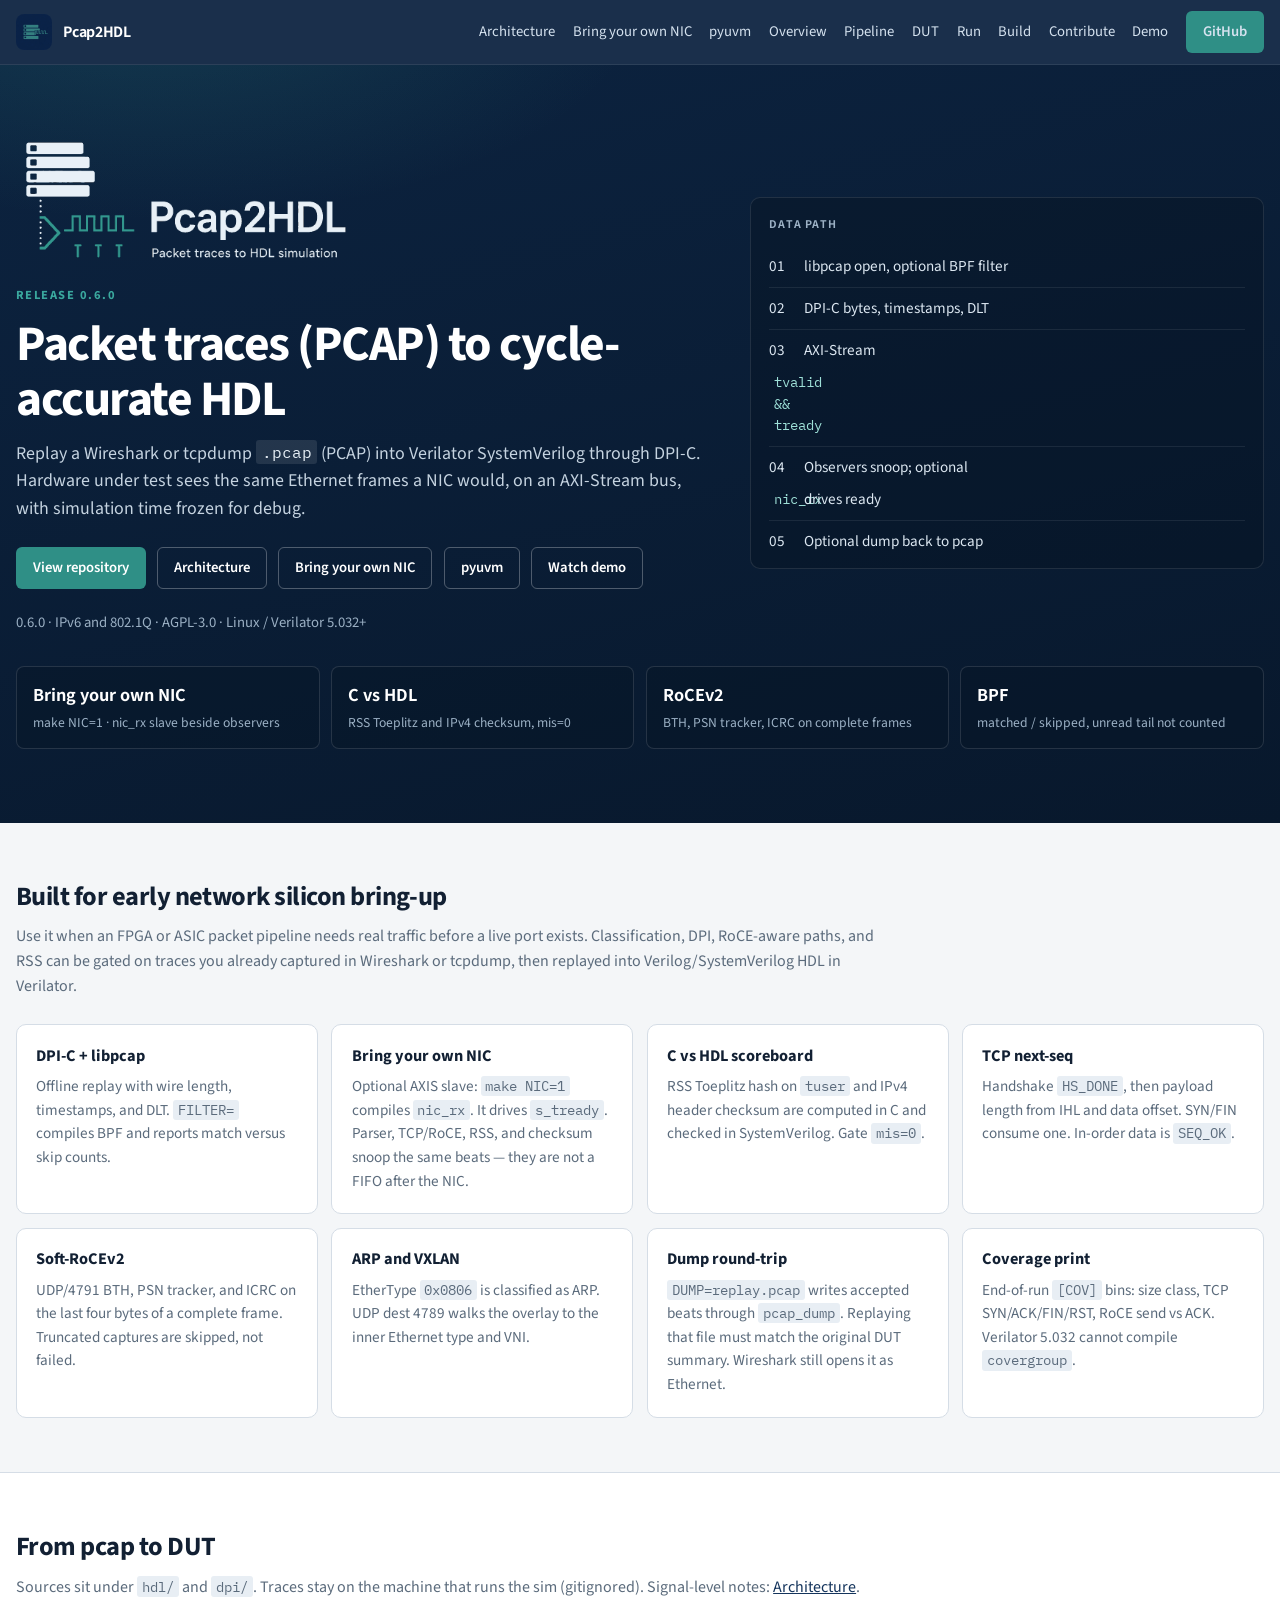
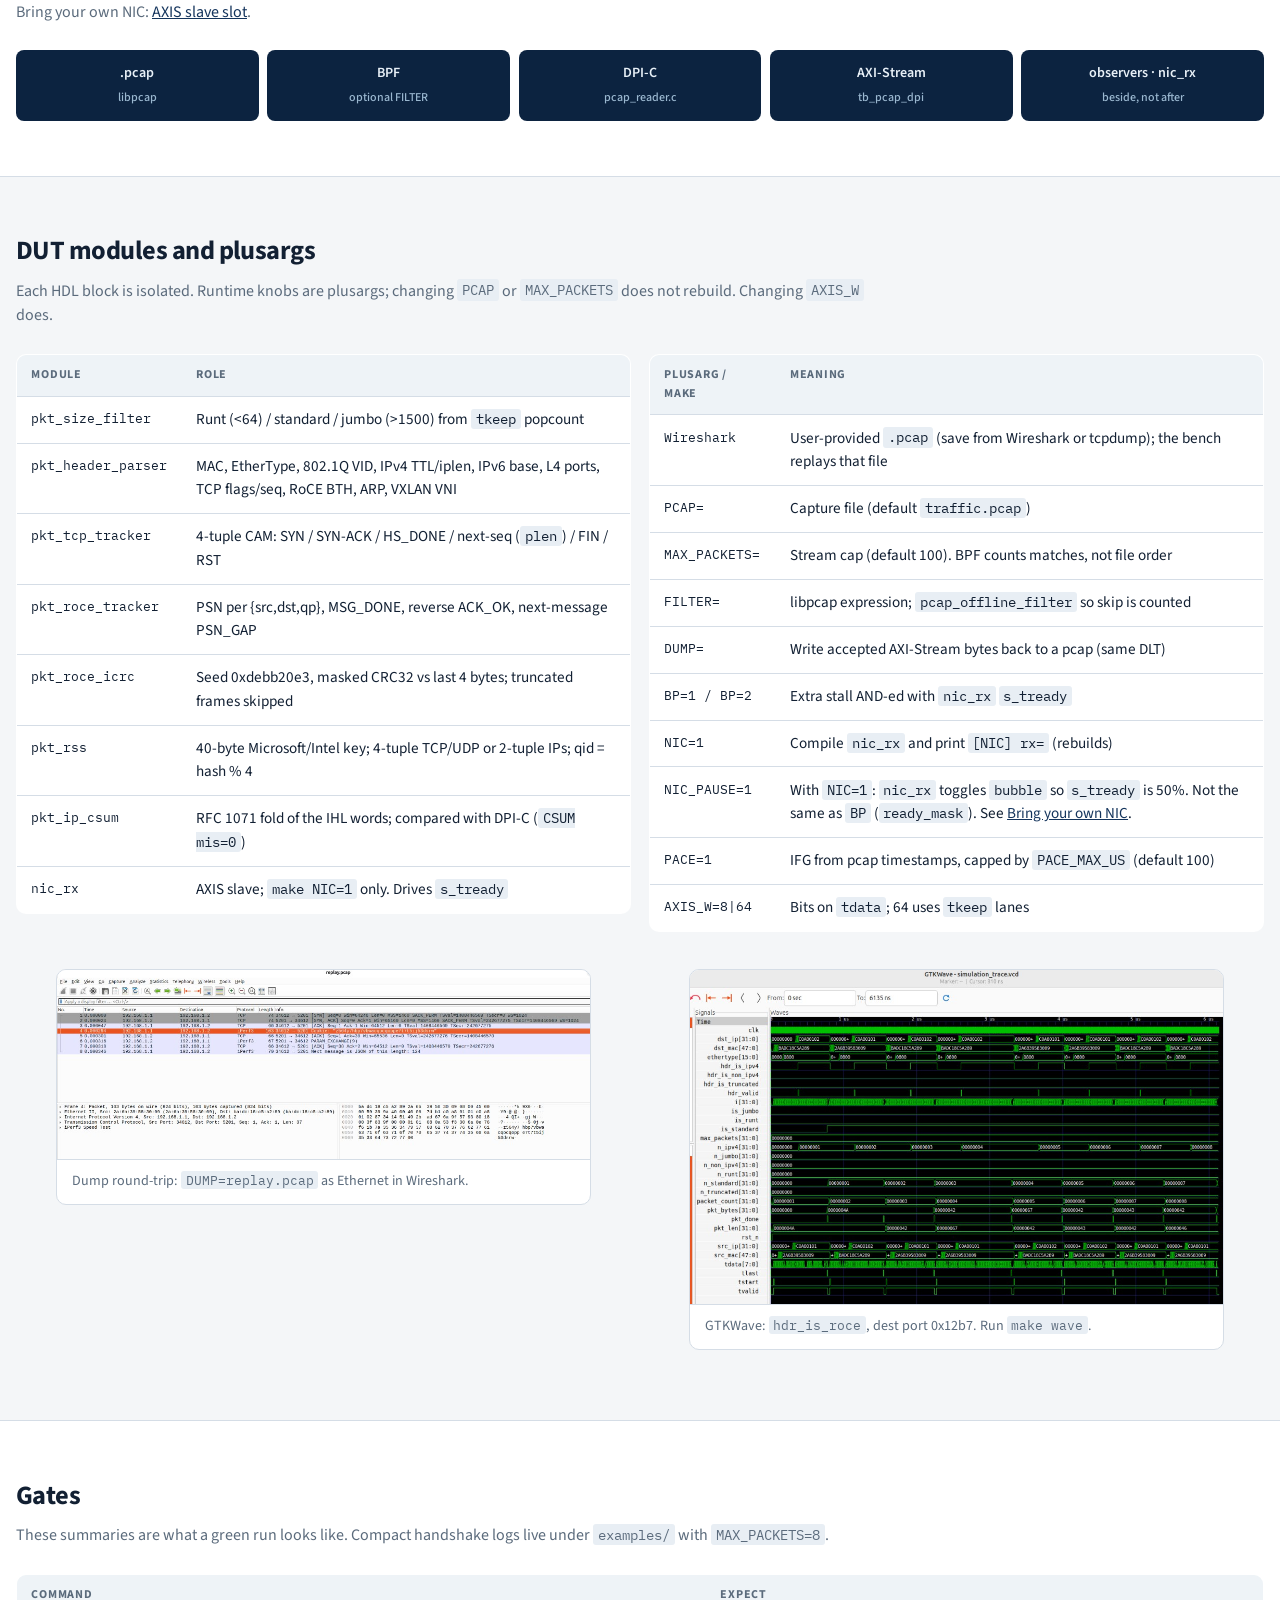
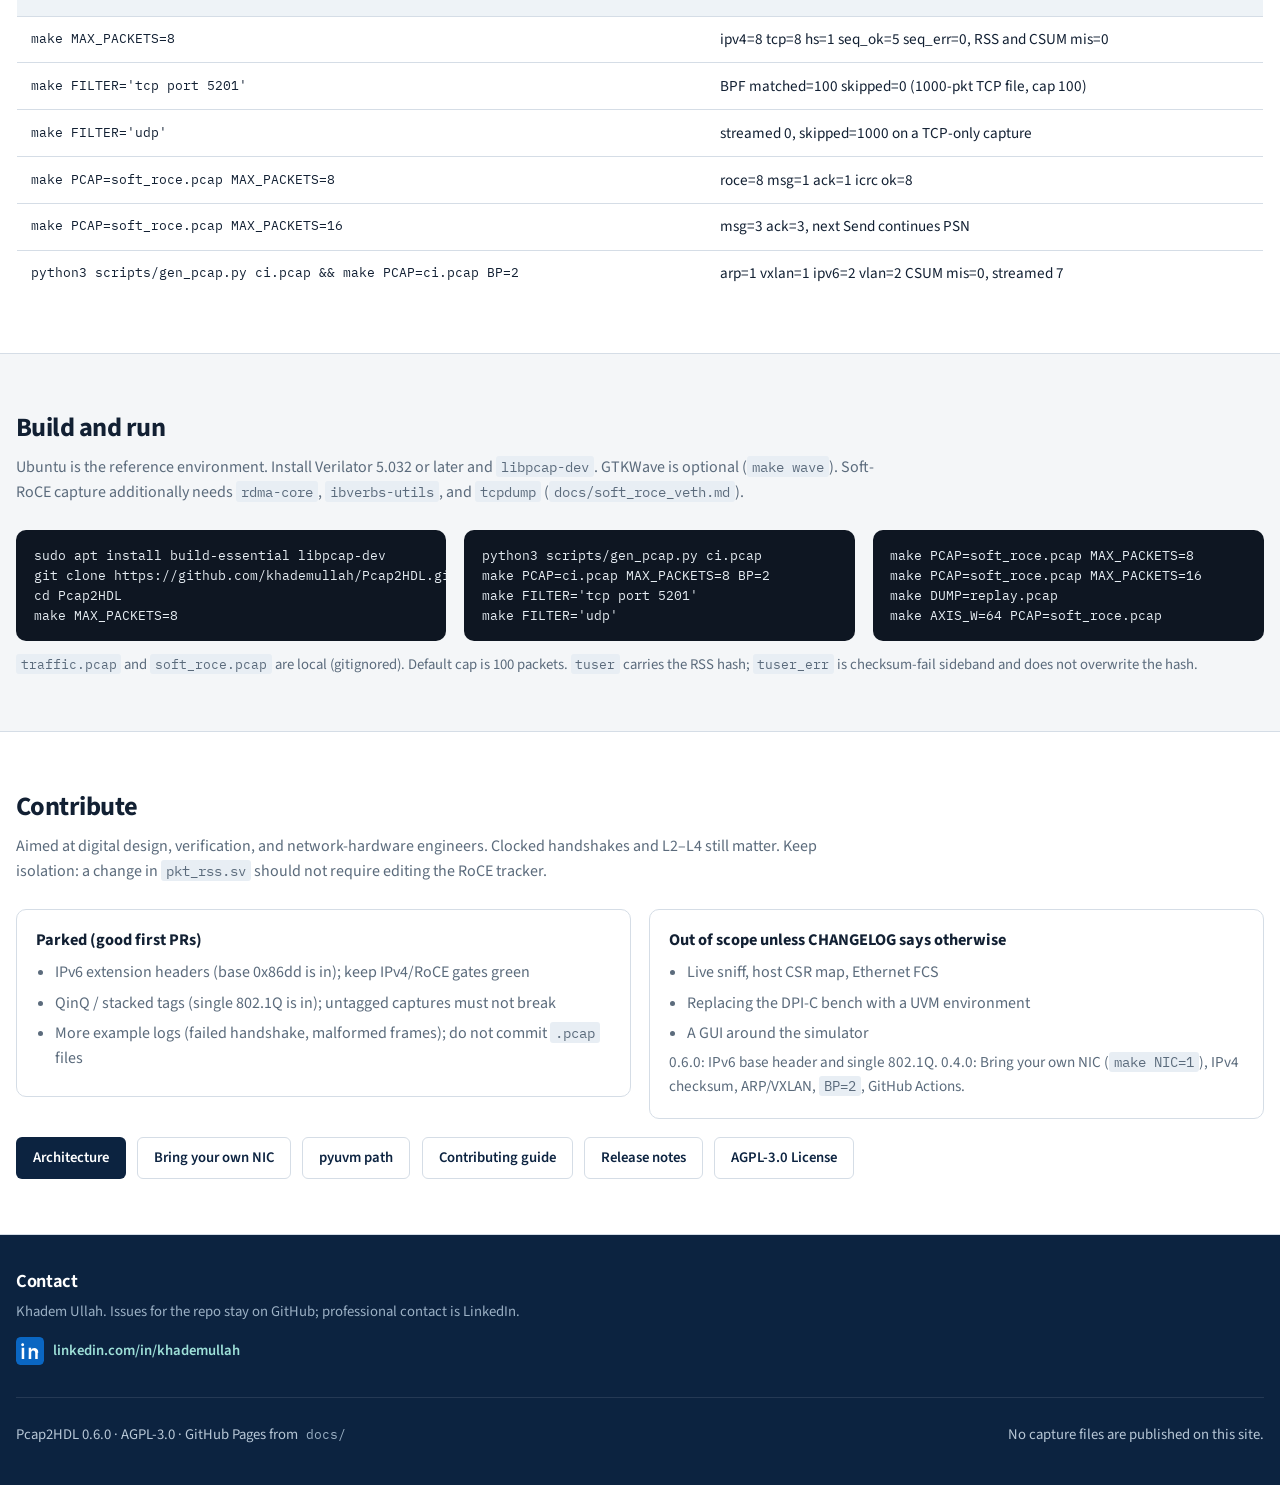
<file: docs/index.html>
<!DOCTYPE html>
<html lang="en">
<head>
  <meta charset="utf-8">
  <meta name="viewport" content="width=device-width, initial-scale=1">
  <title>Pcap2HDL — packet traces to HDL simulation</title>
  <meta name="description" content="Pcap2HDL replays Ethernet PCAP files from Wireshark or tcpdump into cycle-accurate SystemVerilog (HDL) in Verilator via DPI-C and AXI-Stream. Offline pcap, not live sniff. IPv6, 802.1Q, optional NIC RX slave. Not GL Communications .HDL conversion.">
  <link rel="canonical" href="https://khademullah.github.io/Pcap2HDL/">
  <meta name="robots" content="index,follow">
  <meta name="keywords" content="Pcap2HDL, pcap, PCAP, Wireshark, tcpdump, Verilator, SystemVerilog, Verilog, HDL, AXI-Stream, DPI-C, libpcap, NIC, FPGA, ASIC, pyuvm, cocotb, UVM, nic_rx">
  <meta property="og:type" content="website">
  <meta property="og:site_name" content="Pcap2HDL">
  <meta property="og:title" content="Pcap2HDL — Wireshark PCAP to SystemVerilog HDL (Verilator)">
  <meta property="og:description" content="Replay Ethernet pcap captures into Verilator SystemVerilog over AXI-Stream through DPI-C. Offline file replay, not live capture.">
  <meta property="og:url" content="https://khademullah.github.io/Pcap2HDL/">
  <meta property="og:image" content="https://khademullah.github.io/Pcap2HDL/pcap2hdl-logo-hero.png">
  <meta name="twitter:card" content="summary_large_image">
  <link rel="icon" href="pcap2hdl-icon.png">
  <script type="application/ld+json">
  {
    "@context": "https://schema.org",
    "@type": "SoftwareApplication",
    "name": "Pcap2HDL",
    "alternateName": [
      "pcap to HDL",
      "PCAP to SystemVerilog",
      "pcap Verilator",
      "pcap to Verilog",
      "pcap to SystemVerilog",
      "Wireshark pcap to HDL",
      "tcpdump pcap Verilator",
      "libpcap DPI-C",
      "pcap AXI-Stream",
      "pcap replay FPGA",
      "pcap ASIC verification",
      "Ethernet pcap HDL simulation",
      "packet capture to RTL",
      "pyuvm pcap",
      "pcap pyuvm Verilator",
      "pyuvm AXI-Stream nic_rx",
      "pcap UVM scoreboard",
      "pyuvm cocotb pcap",
      "make pyuvm"
    ],
    "applicationCategory": "DeveloperApplication",
    "operatingSystem": "Linux",
    "license": "https://www.gnu.org/licenses/agpl-3.0.html",
    "url": "https://khademullah.github.io/Pcap2HDL/",
    "codeRepository": "https://github.com/khademullah/Pcap2HDL",
    "author": {
      "@type": "Person",
      "name": "Khadem Ullah",
      "url": "https://github.com/khademullah"
    },
    "description": "Open-source tool to replay Wireshark or tcpdump Ethernet PCAP files into Verilator SystemVerilog HDL through DPI-C onto AXI-Stream. Optional make pyuvm path: same libpcap capture through a pyuvm AXIS agent into nic_rx with tlast and irq_rx scoreboard. Offline pcap replay for FPGA and ASIC packet pipelines. Not live sniff. Not GL Communications HDL file conversion."
  }
  </script>
  <link rel="preconnect" href="https://fonts.googleapis.com">
  <link rel="preconnect" href="https://fonts.gstatic.com" crossorigin>
  <link href="https://fonts.googleapis.com/css2?family=IBM+Plex+Mono:wght@400;500&family=Source+Sans+3:wght@400;600;700&display=swap" rel="stylesheet">
  <link rel="stylesheet" href="site.css">
</head>
<body>
  <header class="top">
    <div class="wrap top-inner">
      <a class="brand" href="#top">
        <img src="pcap2hdl-icon.png" width="36" height="36" alt="">
        Pcap2HDL
      </a>
      <nav>
        <a href="architecture.html">Architecture</a>
        <a class="hide-sm" href="nic.html">Bring your own NIC</a>
        <a class="hide-sm" href="pyuvm.html">pyuvm</a>
        <a class="hide-sm" href="#overview">Overview</a>
        <a class="hide-sm" href="#pipeline">Pipeline</a>
        <a class="hide-sm" href="#dut">DUT</a>
        <a class="hide-sm" href="#run">Run</a>
        <a href="#build">Build</a>
        <a class="hide-sm" href="#contribute">Contribute</a>
        <a href="#demo">Demo</a>
        <a class="btn btn-solid" href="https://github.com/khademullah/Pcap2HDL">GitHub</a>
      </nav>
    </div>
  </header>

  <section class="hero" id="top">
    <div class="wrap">
    <div class="hero-grid">
      <div>
        <img class="hero-mark" src="pcap2hdl-logo-hero.png" alt="Pcap2HDL — Packet traces to HDL simulation">
        <p class="kicker">Release 0.6.0</p>
        <h1>Packet traces (PCAP) to cycle-accurate HDL</h1>
        <p class="lede">
          Replay a Wireshark or tcpdump <code>.pcap</code> (PCAP) into
          Verilator SystemVerilog through DPI-C. Hardware under test sees the same Ethernet frames a NIC would,
          on an AXI-Stream bus, with simulation time frozen for debug.
        </p>
        <div class="cta">
          <a class="btn btn-solid" href="https://github.com/khademullah/Pcap2HDL">View repository</a>
          <a class="btn btn-ghost" href="architecture.html">Architecture</a>
          <a class="btn btn-ghost" href="nic.html">Bring your own NIC</a>
          <a class="btn btn-ghost" href="pyuvm.html">pyuvm</a>
          <a class="btn btn-ghost" href="#demo">Watch demo</a>
        </div>
        <p class="meta">0.6.0 · IPv6 and 802.1Q · AGPL-3.0 · Linux / Verilator 5.032+</p>
      </div>
      <aside class="hero-panel">
        <h2>Data path</h2>
        <ol class="flow">
          <li><span class="n">01</span> libpcap open, optional BPF filter</li>
          <li><span class="n">02</span> DPI-C bytes, timestamps, DLT</li>
          <li><span class="n">03</span> AXI-Stream <code>tvalid && tready</code></li>
          <li><span class="n">04</span> Observers snoop; optional <code>nic_rx</code> drives ready</li>
          <li><span class="n">05</span> Optional dump back to pcap</li>
        </ol>
      </aside>
    </div>
    <div class="stats">
      <div class="stat"><b>Bring your own NIC</b><span>make NIC=1 · nic_rx slave beside observers</span></div>
      <div class="stat"><b>C vs HDL</b><span>RSS Toeplitz and IPv4 checksum, mis=0</span></div>
      <div class="stat"><b>RoCEv2</b><span>BTH, PSN tracker, ICRC on complete frames</span></div>
      <div class="stat"><b>BPF</b><span>matched / skipped, unread tail not counted</span></div>
    </div>
    </div>
  </section>

  <section class="block" id="overview">
    <div class="wrap">
      <h2>Built for early network silicon bring-up</h2>
      <p class="sub">
        Use it when an FPGA or ASIC packet pipeline needs real traffic before a live port exists.
        Classification, DPI, RoCE-aware paths, and RSS can be gated on traces you already captured
        in Wireshark or tcpdump, then replayed into Verilog/SystemVerilog HDL in Verilator.
      </p>
      <div class="cards">
        <article class="card">
          <h3>DPI-C + libpcap</h3>
          <p>Offline replay with wire length, timestamps, and DLT. <code>FILTER=</code> compiles BPF and reports match versus skip counts.</p>
        </article>
        <article class="card">
          <h3>Bring your own NIC</h3>
          <p>Optional AXIS slave: <code>make NIC=1</code> compiles <code>nic_rx</code>. It drives <code>s_tready</code>. Parser, TCP/RoCE, RSS, and checksum snoop the same beats — they are not a FIFO after the NIC.</p>
        </article>
        <article class="card">
          <h3>C vs HDL scoreboard</h3>
          <p>RSS Toeplitz hash on <code>tuser</code> and IPv4 header checksum are computed in C and checked in SystemVerilog. Gate <code>mis=0</code>.</p>
        </article>
        <article class="card">
          <h3>TCP next-seq</h3>
          <p>Handshake <code>HS_DONE</code>, then payload length from IHL and data offset. SYN/FIN consume one. In-order data is <code>SEQ_OK</code>.</p>
        </article>
        <article class="card">
          <h3>Soft-RoCEv2</h3>
          <p>UDP/4791 BTH, PSN tracker, and ICRC on the last four bytes of a complete frame. Truncated captures are skipped, not failed.</p>
        </article>
        <article class="card">
          <h3>ARP and VXLAN</h3>
          <p>EtherType <code>0x0806</code> is classified as ARP. UDP dest 4789 walks the overlay to the inner Ethernet type and VNI.</p>
        </article>
        <article class="card">
          <h3>Dump round-trip</h3>
          <p><code>DUMP=replay.pcap</code> writes accepted beats through <code>pcap_dump</code>. Replaying that file must match the original DUT summary. Wireshark still opens it as Ethernet.</p>
        </article>
        <article class="card">
          <h3>Coverage print</h3>
          <p>End-of-run <code>[COV]</code> bins: size class, TCP SYN/ACK/FIN/RST, RoCE send vs ACK. Verilator 5.032 cannot compile <code>covergroup</code>.</p>
        </article>
      </div>
    </div>
  </section>

  <section class="block alt" id="pipeline">
    <div class="wrap">
      <h2>From pcap to DUT</h2>
      <p class="sub">
        Sources sit under <code>hdl/</code> and <code>dpi/</code>. Traces stay on the machine that runs the sim (gitignored).
        Signal-level notes: <a href="architecture.html">Architecture</a>.
        Bring your own NIC: <a href="nic.html">AXIS slave slot</a>.
      </p>
      <div class="pipe">
        <div>.pcap<small>libpcap</small></div>
        <div>BPF<small>optional FILTER</small></div>
        <div>DPI-C<small>pcap_reader.c</small></div>
        <div>AXI-Stream<small>tb_pcap_dpi</small></div>
        <div>observers · nic_rx<small>beside, not after</small></div>
      </div>
    </div>
  </section>

  <section class="block" id="dut">
    <div class="wrap">
      <h2>DUT modules and plusargs</h2>
      <p class="sub">Each HDL block is isolated. Runtime knobs are plusargs; changing <code>PCAP</code> or <code>MAX_PACKETS</code> does not rebuild. Changing <code>AXIS_W</code> does.</p>
      <div class="duo">
      <table>
        <thead>
          <tr><th>Module</th><th>Role</th></tr>
        </thead>
        <tbody>
          <tr><td>pkt_size_filter</td><td>Runt (&lt;64) / standard / jumbo (&gt;1500) from <code>tkeep</code> popcount</td></tr>
          <tr><td>pkt_header_parser</td><td>MAC, EtherType, 802.1Q VID, IPv4 TTL/iplen, IPv6 base, L4 ports, TCP flags/seq, RoCE BTH, ARP, VXLAN VNI</td></tr>
          <tr><td>pkt_tcp_tracker</td><td>4-tuple CAM: SYN / SYN-ACK / HS_DONE / next-seq (<code>plen</code>) / FIN / RST</td></tr>
          <tr><td>pkt_roce_tracker</td><td>PSN per {src,dst,qp}, MSG_DONE, reverse ACK_OK, next-message PSN_GAP</td></tr>
          <tr><td>pkt_roce_icrc</td><td>Seed 0xdebb20e3, masked CRC32 vs last 4 bytes; truncated frames skipped</td></tr>
          <tr><td>pkt_rss</td><td>40-byte Microsoft/Intel key; 4-tuple TCP/UDP or 2-tuple IPs; qid = hash % 4</td></tr>
          <tr><td>pkt_ip_csum</td><td>RFC 1071 fold of the IHL words; compared with DPI-C (<code>CSUM mis=0</code>)</td></tr>
          <tr><td>nic_rx</td><td>AXIS slave; <code>make NIC=1</code> only. Drives <code>s_tready</code></td></tr>
        </tbody>
      </table>
      <table>
        <thead>
          <tr><th>Plusarg / make</th><th>Meaning</th></tr>
        </thead>
        <tbody>
          <tr><td>Wireshark</td><td>User-provided <code>.pcap</code> (save from Wireshark or tcpdump); the bench replays that file</td></tr>
          <tr><td>PCAP=</td><td>Capture file (default <code>traffic.pcap</code>)</td></tr>
          <tr><td>MAX_PACKETS=</td><td>Stream cap (default 100). BPF counts matches, not file order</td></tr>
          <tr><td>FILTER=</td><td>libpcap expression; <code>pcap_offline_filter</code> so skip is counted</td></tr>
          <tr><td>DUMP=</td><td>Write accepted AXI-Stream bytes back to a pcap (same DLT)</td></tr>
          <tr><td>BP=1 / BP=2</td><td>Extra stall AND-ed with <code>nic_rx</code> <code>s_tready</code></td></tr>
          <tr><td>NIC=1</td><td>Compile <code>nic_rx</code> and print <code>[NIC] rx=</code> (rebuilds)</td></tr>
          <tr><td>NIC_PAUSE=1</td><td>With <code>NIC=1</code>: <code>nic_rx</code> toggles <code>bubble</code> so <code>s_tready</code> is 50%. Not the same as <code>BP</code> (<code>ready_mask</code>). See <a href="nic.html#pause">Bring your own NIC</a>.</td></tr>
          <tr><td>PACE=1</td><td>IFG from pcap timestamps, capped by <code>PACE_MAX_US</code> (default 100)</td></tr>
          <tr><td>AXIS_W=8|64</td><td>Bits on <code>tdata</code>; 64 uses <code>tkeep</code> lanes</td></tr>
        </tbody>
      </table>
      </div>
      <div class="duo gap">
        <figure class="media">
          <img src="wireshark_replay.png" alt="Wireshark showing eight Ethernet frames from a dump round-trip">
          <figcaption class="cap">Dump round-trip: <code>DUMP=replay.pcap</code> as Ethernet in Wireshark.</figcaption>
        </figure>
        <figure class="media">
          <img src="gtkwave_8pkt.jpg" alt="GTKWave showing RoCE header signals">
          <figcaption class="cap">GTKWave: <code>hdr_is_roce</code>, dest port 0x12b7. Run <code>make wave</code>.</figcaption>
        </figure>
      </div>
    </div>
  </section>

  <section class="block alt" id="run">
    <div class="wrap">
      <h2>Gates</h2>
      <p class="sub">These summaries are what a green run looks like. Compact handshake logs live under <code>examples/</code> with <code>MAX_PACKETS=8</code>.</p>
      <table>
        <thead>
          <tr><th>Command</th><th>Expect</th></tr>
        </thead>
        <tbody>
          <tr><td>make MAX_PACKETS=8</td><td>ipv4=8 tcp=8 hs=1 seq_ok=5 seq_err=0, RSS and CSUM mis=0</td></tr>
          <tr><td>make FILTER='tcp port 5201'</td><td>BPF matched=100 skipped=0 (1000-pkt TCP file, cap 100)</td></tr>
          <tr><td>make FILTER='udp'</td><td>streamed 0, skipped=1000 on a TCP-only capture</td></tr>
          <tr><td>make PCAP=soft_roce.pcap MAX_PACKETS=8</td><td>roce=8 msg=1 ack=1 icrc ok=8</td></tr>
          <tr><td>make PCAP=soft_roce.pcap MAX_PACKETS=16</td><td>msg=3 ack=3, next Send continues PSN</td></tr>
          <tr><td>python3 scripts/gen_pcap.py ci.pcap && make PCAP=ci.pcap BP=2</td><td>arp=1 vxlan=1 ipv6=2 vlan=2 CSUM mis=0, streamed 7</td></tr>
        </tbody>
      </table>
    </div>
  </section>

  <section class="block" id="build">
    <div class="wrap">
      <h2>Build and run</h2>
      <p class="sub">Ubuntu is the reference environment. Install Verilator 5.032 or later and <code>libpcap-dev</code>. GTKWave is optional (<code>make wave</code>). Soft-RoCE capture additionally needs <code>rdma-core</code>, <code>ibverbs-utils</code>, and <code>tcpdump</code> (<code>docs/soft_roce_veth.md</code>).</p>
      <div class="split3">
        <pre>sudo apt install build-essential libpcap-dev
git clone https://github.com/khademullah/Pcap2HDL.git
cd Pcap2HDL
make MAX_PACKETS=8</pre>
        <pre>python3 scripts/gen_pcap.py ci.pcap
make PCAP=ci.pcap MAX_PACKETS=8 BP=2
make FILTER='tcp port 5201'
make FILTER='udp'</pre>
        <pre>make PCAP=soft_roce.pcap MAX_PACKETS=8
make PCAP=soft_roce.pcap MAX_PACKETS=16
make DUMP=replay.pcap
make AXIS_W=64 PCAP=soft_roce.pcap</pre>
      </div>
      <p class="note">
        <code>traffic.pcap</code> and <code>soft_roce.pcap</code> are local (gitignored). Default cap is 100 packets.
        <code>tuser</code> carries the RSS hash; <code>tuser_err</code> is checksum-fail sideband and does not overwrite the hash.
      </p>
    </div>
  </section>

  <section class="block alt" id="contribute">
    <div class="wrap">
      <h2>Contribute</h2>
      <p class="sub">
        Aimed at digital design, verification, and network-hardware engineers. Clocked handshakes and L2–L4 still matter.
        Keep isolation: a change in <code>pkt_rss.sv</code> should not require editing the RoCE tracker.
      </p>
      <div class="duo">
        <article class="card">
          <h3>Parked (good first PRs)</h3>
          <ul class="list">
            <li>IPv6 extension headers (base 0x86dd is in); keep IPv4/RoCE gates green</li>
            <li>QinQ / stacked tags (single 802.1Q is in); untagged captures must not break</li>
            <li>More example logs (failed handshake, malformed frames); do not commit <code>.pcap</code> files</li>
          </ul>
        </article>
        <article class="card">
          <h3>Out of scope unless CHANGELOG says otherwise</h3>
          <ul class="list">
            <li>Live sniff, host CSR map, Ethernet FCS</li>
            <li>Replacing the DPI-C bench with a UVM environment</li>
            <li>A GUI around the simulator</li>
          </ul>
          <p class="note">0.6.0: IPv6 base header and single 802.1Q. 0.4.0: Bring your own NIC (<code>make NIC=1</code>), IPv4 checksum, ARP/VXLAN, <code>BP=2</code>, GitHub Actions.</p>
        </article>
      </div>
      <div class="cta gap">
        <a class="btn btn-navy" href="architecture.html">Architecture</a>
        <a class="btn btn-line" href="nic.html">Bring your own NIC</a>
        <a class="btn btn-line" href="pyuvm.html">pyuvm path</a>
        <a class="btn btn-line" href="https://github.com/khademullah/Pcap2HDL/blob/main/CONTRIBUTING.md">Contributing guide</a>
        <a class="btn btn-line" href="https://github.com/khademullah/Pcap2HDL/blob/main/CHANGELOG.md">Release notes</a>
        <a class="btn btn-line" href="https://github.com/khademullah/Pcap2HDL/blob/main/LICENSE">AGPL-3.0 License</a>
      </div>
    </div>
  </section>

  <section class="block" id="demo" hidden>
    <div class="wrap">
      <h2>Demo</h2>
      <p class="sub">
        Two-minute walkthrough of the site and live <code>make</code> logs
        (<code>traffic.pcap</code>, <code>ci.pcap</code>, Soft-RoCEv2, BPF).
        File: <a href="pcap2hdl-demo.mp4">pcap2hdl-demo.mp4</a>
        (16:9 for this page). LinkedIn cut:
        <a href="pcap2hdl-demo-9x16.mp4">9:16</a>.
      </p>
      <figure class="media demo-reel">
        <video id="demo-video" controls preload="none" poster="pcap2hdl-demo.jpg" width="1920" height="1080">
          <source data-src="pcap2hdl-demo.mp4" type="video/mp4">
          <a href="pcap2hdl-demo.mp4">Download the demo video</a>
        </video>
        <figcaption class="cap">1920×1080, about 1:54, 16:9.</figcaption>
      </figure>
    </div>
  </section>

  <footer class="foot">
    <div class="wrap">
      <section class="contact" id="contact" aria-labelledby="contact-heading">
        <h2 id="contact-heading">Contact</h2>
        <p class="contact-lead">Khadem Ullah. Issues for the repo stay on GitHub; professional contact is LinkedIn.</p>
        <a class="contact-link" href="https://www.linkedin.com/in/khademullah" rel="me noopener noreferrer">
          <img class="li-icon" src="linkedin.svg" width="28" height="28" alt="">
          linkedin.com/in/khademullah
        </a>
      </section>
      <div class="foot-inner">
        <span>Pcap2HDL 0.6.0 · AGPL-3.0 · GitHub Pages from <code>docs/</code></span>
        <span>No capture files are published on this site.</span>
      </div>
    </div>
  </footer>
  <script>
    (function () {
      var section = document.getElementById("demo");
      var video = document.getElementById("demo-video");
      var source = video && video.querySelector("source");

      function showDemo() {
        if (!section) return;
        section.hidden = false;
        if (source && !source.getAttribute("src") && source.dataset.src) {
          source.setAttribute("src", source.dataset.src);
          video.load();
        }
      }

      document.querySelectorAll('a[href="#demo"]').forEach(function (link) {
        link.addEventListener("click", function (event) {
          event.preventDefault();
          showDemo();
          if (history.replaceState) history.replaceState(null, "", "#demo");
          section.scrollIntoView({ behavior: "smooth", block: "start" });
        });
      });

      if (location.hash === "#demo") showDemo();
    })();
  </script>
</body>
</html>
</file>
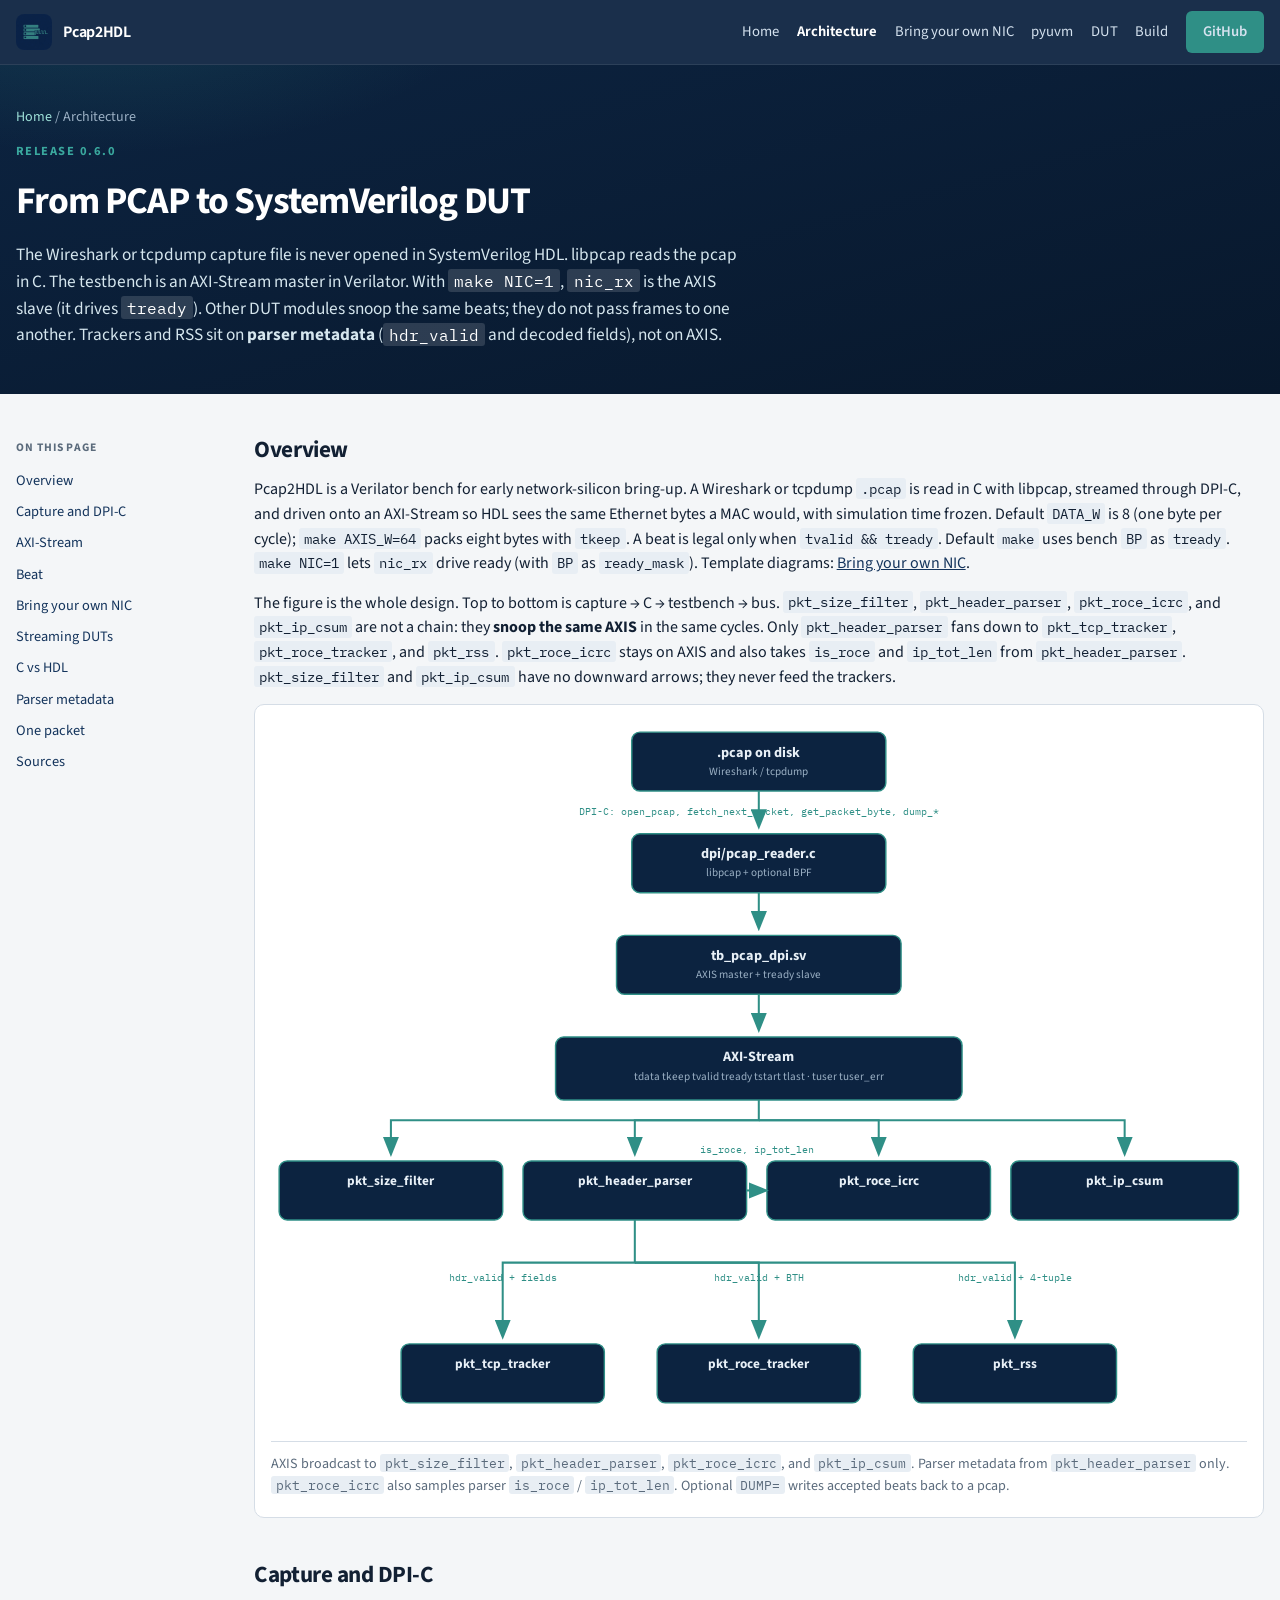
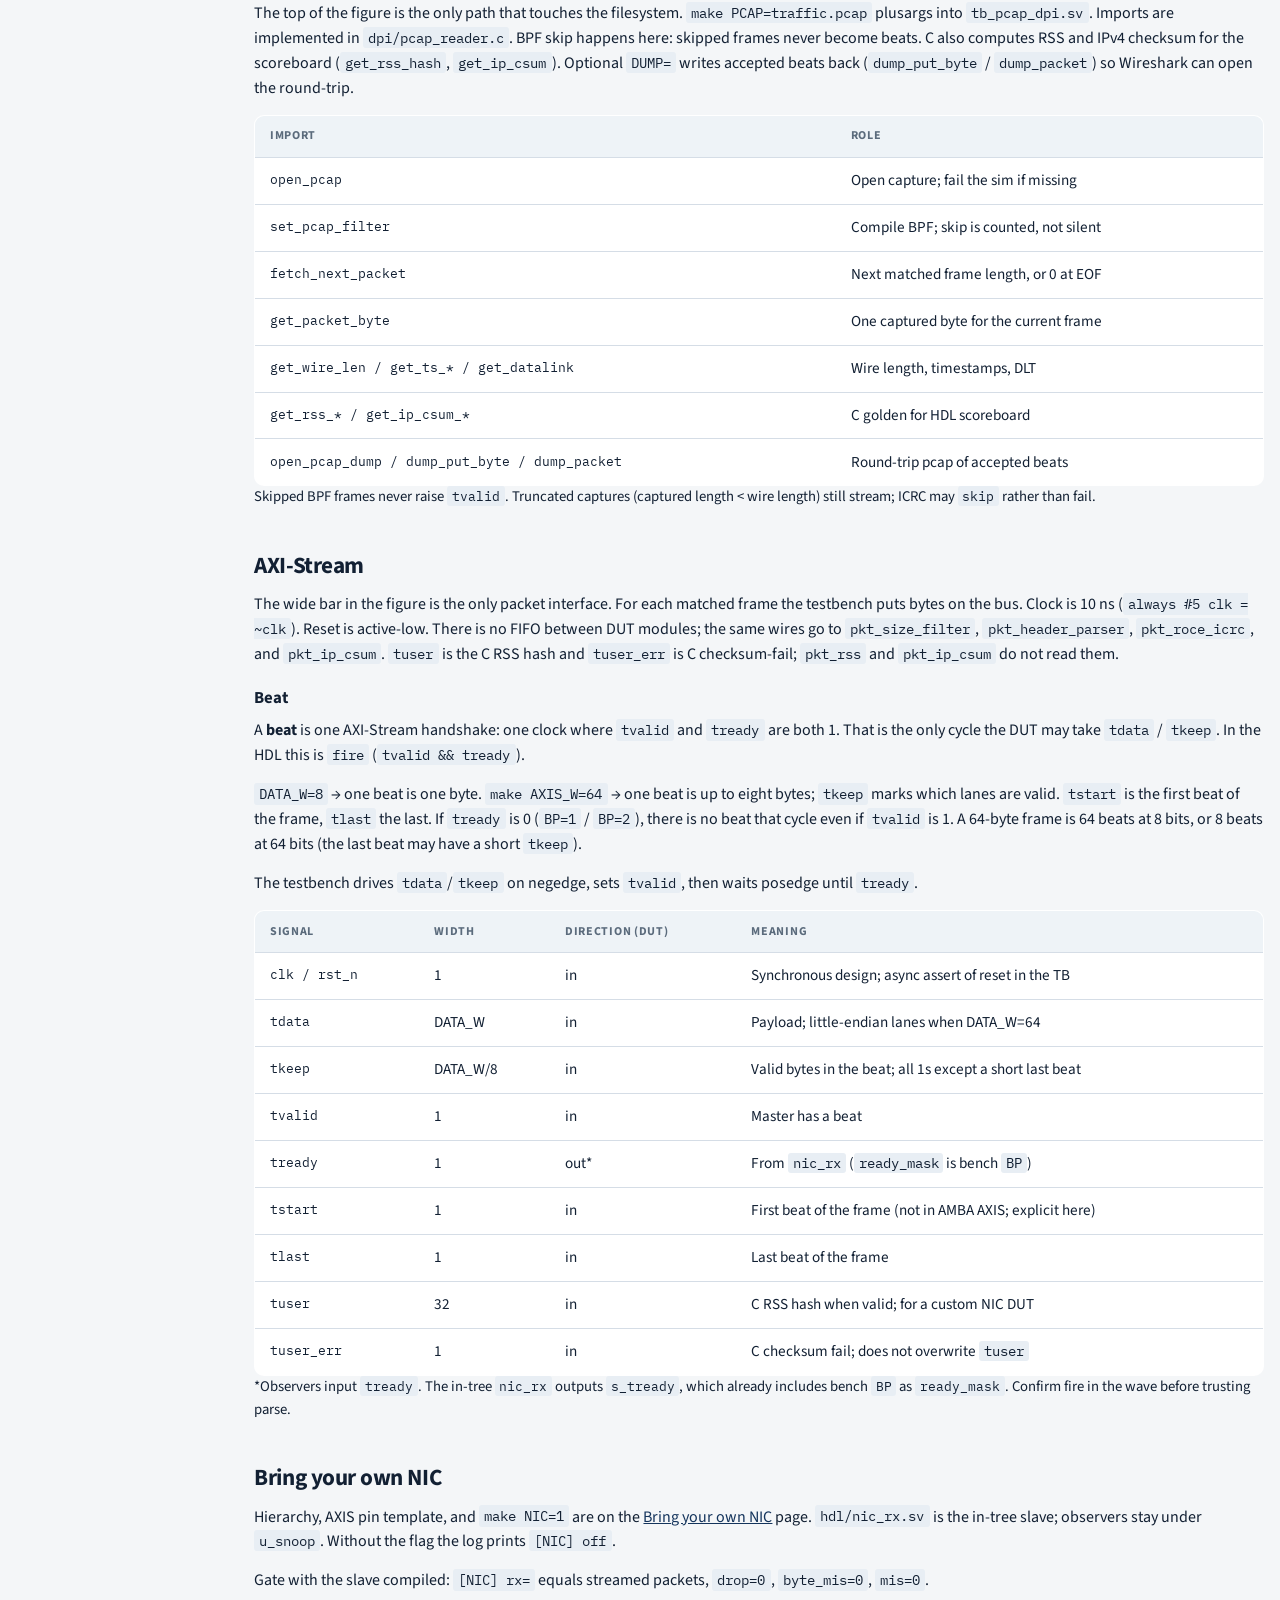
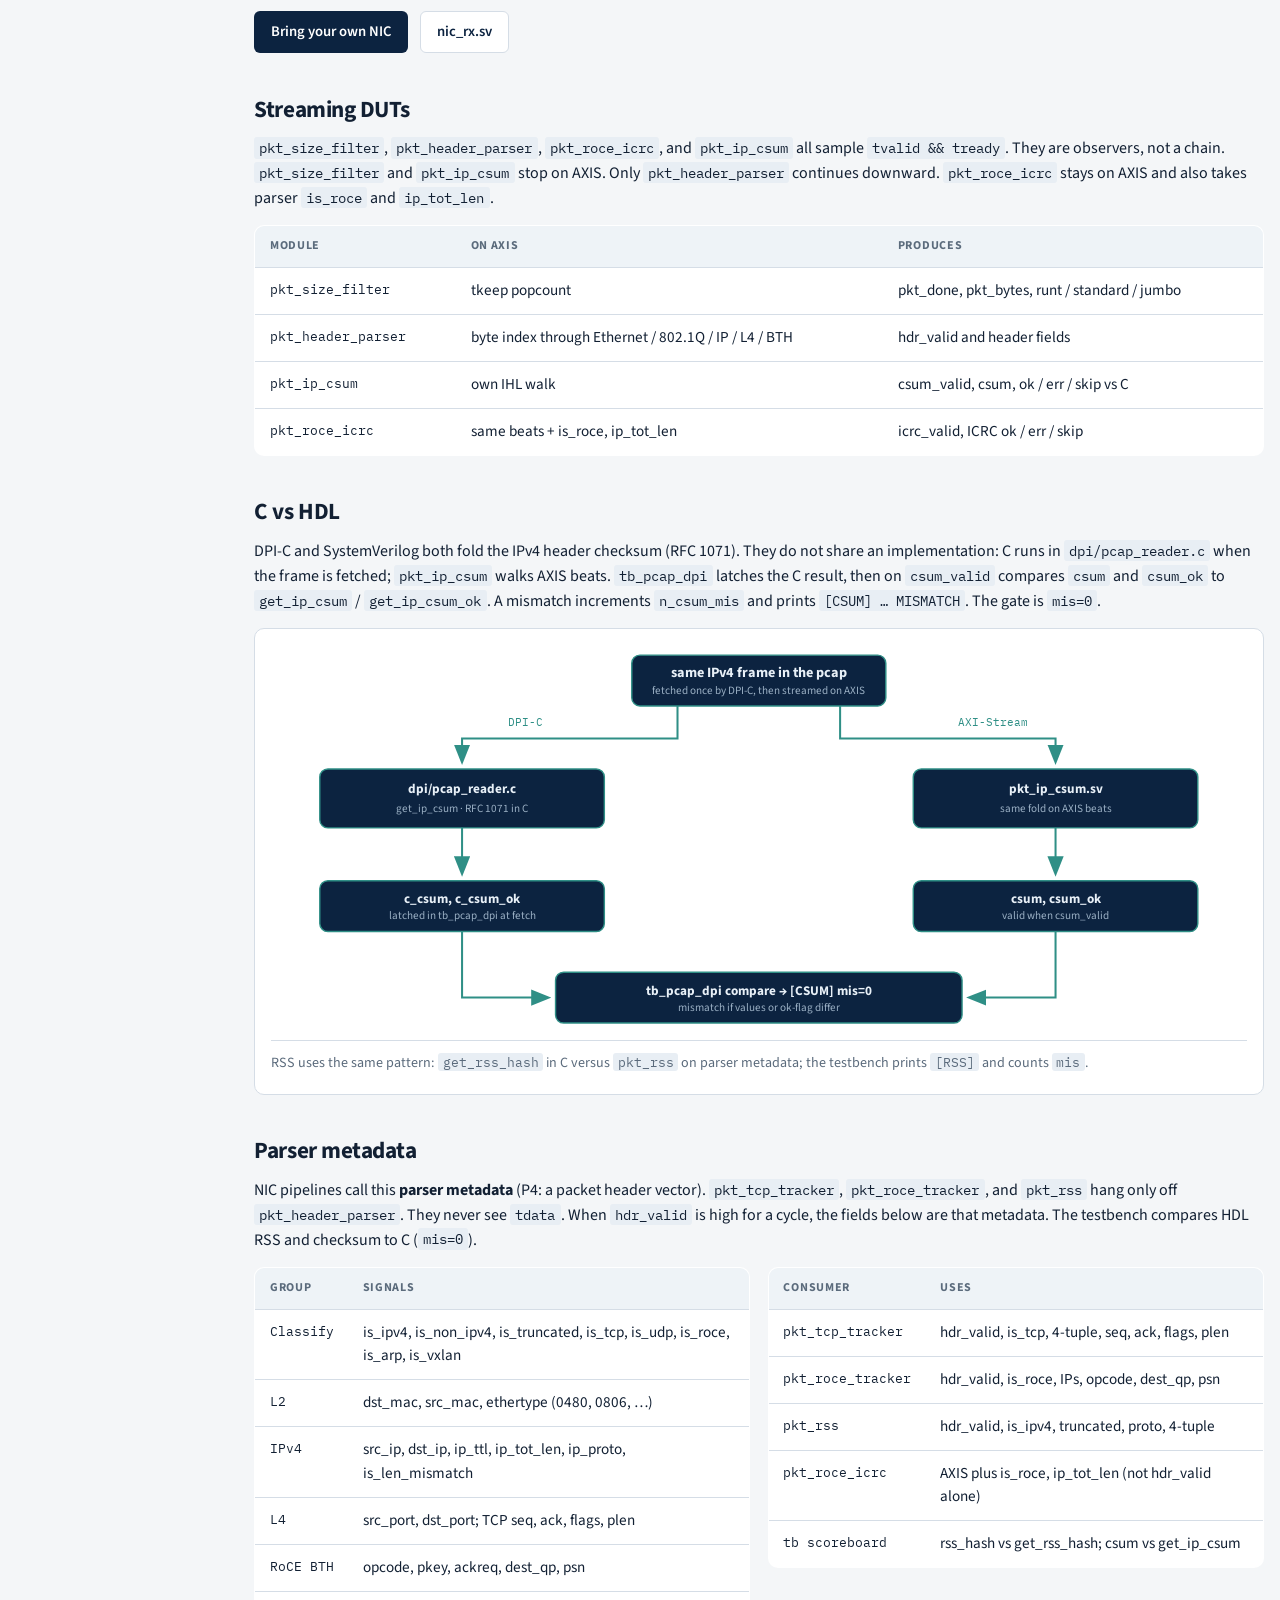
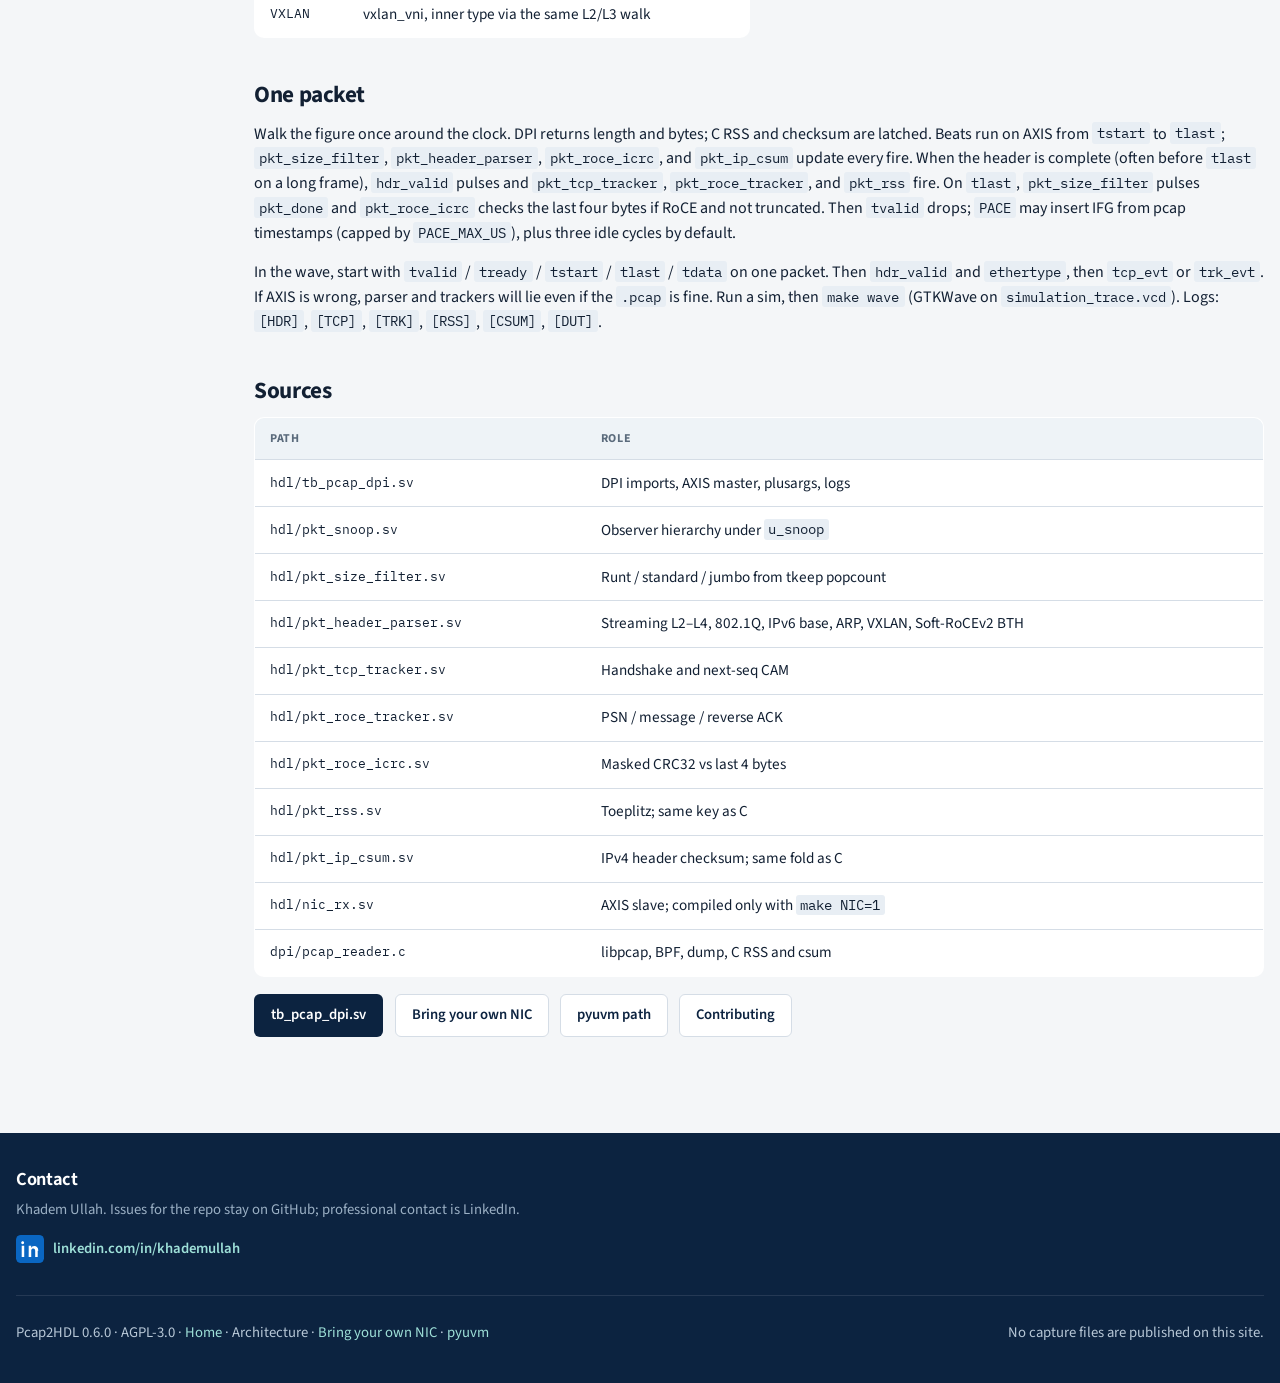
<file: docs/architecture.html>
<!DOCTYPE html>
<html lang="en">
<head>
  <meta charset="utf-8">
  <meta name="viewport" content="width=device-width, initial-scale=1">
  <title>Architecture — Pcap2HDL PCAP to SystemVerilog (DPI-C, AXI-Stream)</title>
  <meta name="description" content="Pcap2HDL architecture: Wireshark or tcpdump PCAP through libpcap and DPI-C into cycle-accurate SystemVerilog HDL on AXI-Stream in Verilator. Parser, trackers, C-versus-HDL scoreboards.">
  <link rel="canonical" href="https://khademullah.github.io/Pcap2HDL/architecture.html">
  <meta name="robots" content="index,follow">
  <meta name="keywords" content="Pcap2HDL, pcap, Wireshark, Verilator, SystemVerilog, HDL, DPI-C, AXI-Stream">
  <meta property="og:type" content="website">
  <meta property="og:site_name" content="Pcap2HDL">
  <meta property="og:title" content="Architecture — Pcap2HDL PCAP to SystemVerilog">
  <meta property="og:description" content="How a Wireshark pcap moves through DPI-C into cycle-accurate SystemVerilog HDL on AXI-Stream.">
  <meta property="og:url" content="https://khademullah.github.io/Pcap2HDL/architecture.html">
  <meta property="og:image" content="https://khademullah.github.io/Pcap2HDL/pcap2hdl-logo-hero.png">
  <meta name="twitter:card" content="summary_large_image">
  <link rel="icon" href="pcap2hdl-icon.png">
  <script type="application/ld+json">
  {
    "@context": "https://schema.org",
    "@type": "WebPage",
    "name": "Architecture — Pcap2HDL",
    "url": "https://khademullah.github.io/Pcap2HDL/architecture.html",
    "isPartOf": {
      "@type": "WebSite",
      "name": "Pcap2HDL",
      "url": "https://khademullah.github.io/Pcap2HDL/"
    }
  }
  </script>
  <link rel="preconnect" href="https://fonts.googleapis.com">
  <link rel="preconnect" href="https://fonts.gstatic.com" crossorigin>
  <link href="https://fonts.googleapis.com/css2?family=IBM+Plex+Mono:wght@400;500&family=Source+Sans+3:wght@400;600;700&display=swap" rel="stylesheet">
  <link rel="stylesheet" href="site.css">
</head>
<body>
  <header class="top">
    <div class="wrap top-inner">
      <a class="brand" href="index.html">
        <img src="pcap2hdl-icon.png" width="36" height="36" alt="">
        Pcap2HDL
      </a>
      <nav>
        <a href="index.html">Home</a>
        <a href="architecture.html" class="nav-current" aria-current="page">Architecture</a>
        <a class="hide-sm" href="nic.html">Bring your own NIC</a>
        <a class="hide-sm" href="pyuvm.html">pyuvm</a>
        <a class="hide-sm" href="index.html#dut">DUT</a>
        <a class="hide-sm" href="index.html#build">Build</a>
        <a class="btn btn-solid" href="https://github.com/khademullah/Pcap2HDL">GitHub</a>
      </nav>
    </div>
  </header>

  <section class="page-hero" id="top">
    <div class="wrap">
      <p class="crumb"><a href="index.html">Home</a> / Architecture</p>
      <p class="kicker">Release 0.6.0</p>
      <h1>From PCAP to SystemVerilog DUT</h1>
      <p class="lede">
        The Wireshark or tcpdump capture file is never opened in SystemVerilog HDL. libpcap reads the pcap in C.
        The testbench is an AXI-Stream master in Verilator. With <code>make NIC=1</code>,
        <code>nic_rx</code> is the AXIS slave (it drives <code>tready</code>).
        Other DUT modules snoop the same beats; they do not pass frames to one another.
        Trackers and RSS sit on
        <strong>parser metadata</strong> (<code>hdr_valid</code> and decoded fields), not on AXIS.
      </p>
    </div>
  </section>

  <div class="doc-layout wrap">
    <aside class="doc-toc" aria-label="On this page">
      <p>On this page</p>
      <a href="#overview">Overview</a>
      <a href="#capture">Capture and DPI-C</a>
      <a href="#axis">AXI-Stream</a>
      <a href="#beat">Beat</a>
      <a href="#nic">Bring your own NIC</a>
      <a href="#snoop">Streaming DUTs</a>
      <a href="#score">C vs HDL</a>
      <a href="#hdr">Parser metadata</a>
      <a href="#timing">One packet</a>
      <a href="#files">Sources</a>
    </aside>

    <article class="doc">
      <section id="overview">
        <h2>Overview</h2>
        <p>
          Pcap2HDL is a Verilator bench for early network-silicon bring-up.
          A Wireshark or tcpdump <code>.pcap</code> is read in C with libpcap,
          streamed through DPI-C, and driven onto an AXI-Stream so HDL sees the
          same Ethernet bytes a MAC would, with simulation time frozen.
          Default <code>DATA_W</code> is 8 (one byte per cycle);
          <code>make AXIS_W=64</code> packs eight bytes with <code>tkeep</code>.
          A beat is legal only when <code>tvalid &amp;&amp; tready</code>.
          Default <code>make</code> uses bench <code>BP</code> as <code>tready</code>.
          <code>make NIC=1</code> lets <code>nic_rx</code> drive ready (with <code>BP</code>
          as <code>ready_mask</code>). Template diagrams:
          <a href="nic.html">Bring your own NIC</a>.
        </p>
        <p>
          The figure is the whole design. Top to bottom is capture → C → testbench → bus.
          <code>pkt_size_filter</code>, <code>pkt_header_parser</code>,
          <code>pkt_roce_icrc</code>, and <code>pkt_ip_csum</code> are not a chain:
          they <strong>snoop the same AXIS</strong> in the same cycles.
          Only <code>pkt_header_parser</code> fans down to <code>pkt_tcp_tracker</code>,
          <code>pkt_roce_tracker</code>, and <code>pkt_rss</code>.
          <code>pkt_roce_icrc</code> stays on AXIS and also takes
          <code>is_roce</code> and <code>ip_tot_len</code> from <code>pkt_header_parser</code>.
          <code>pkt_size_filter</code> and <code>pkt_ip_csum</code> have no downward
          arrows; they never feed the trackers.
        </p>
        <figure class="flow-chart" id="diagram" aria-label="Pcap2HDL: pcap to DPI-C to AXI-Stream; parser metadata to TCP, RoCE tracker, and RSS; ICRC from AXIS plus parser flags">
          <svg class="flow-svg" viewBox="0 0 960 700" role="img" xmlns="http://www.w3.org/2000/svg">
            <title>Pcap2HDL data path</title>
            <defs>
              <marker id="arr" markerWidth="10" markerHeight="8" refX="8" refY="4" orient="auto">
                <path d="M0 0 L10 4 L0 8 Z" fill="#2f8f86"/>
              </marker>
            </defs>
            <g fill="#0c2340" stroke="#2f8f86" stroke-width="1.4">
              <rect x="355" y="8" width="250" height="58" rx="8"/>
              <rect x="355" y="108" width="250" height="58" rx="8"/>
              <rect x="340" y="208" width="280" height="58" rx="8"/>
              <rect x="280" y="308" width="400" height="62" rx="8"/>
              <rect x="8" y="430" width="220" height="58" rx="8"/>
              <rect x="248" y="430" width="220" height="58" rx="8"/>
              <rect x="488" y="430" width="220" height="58" rx="8"/>
              <rect x="728" y="430" width="224" height="58" rx="8"/>
              <rect x="128" y="610" width="200" height="58" rx="8"/>
              <rect x="380" y="610" width="200" height="58" rx="8"/>
              <rect x="632" y="610" width="200" height="58" rx="8"/>
            </g>
            <g fill="#e8f0f7" text-anchor="middle" font-family="Source Sans 3, Segoe UI, Helvetica, sans-serif">
              <text x="480" y="32" font-size="14" font-weight="700">.pcap on disk</text>
              <text x="480" y="50" font-size="11" fill="#9bb0c4">Wireshark / tcpdump</text>
              <text x="480" y="132" font-size="14" font-weight="700">dpi/pcap_reader.c</text>
              <text x="480" y="150" font-size="11" fill="#9bb0c4">libpcap + optional BPF</text>
              <text x="480" y="232" font-size="14" font-weight="700">tb_pcap_dpi.sv</text>
              <text x="480" y="250" font-size="11" fill="#9bb0c4">AXIS master + tready slave</text>
              <text x="480" y="332" font-size="14" font-weight="700">AXI-Stream</text>
              <text x="480" y="350" font-size="11" fill="#9bb0c4">tdata tkeep tvalid tready tstart tlast  ·  tuser tuser_err</text>
              <text x="118" y="454" font-size="13" font-weight="700">pkt_size_filter</text>
              <text x="358" y="454" font-size="13" font-weight="700">pkt_header_parser</text>
              <text x="598" y="454" font-size="13" font-weight="700">pkt_roce_icrc</text>
              <text x="840" y="454" font-size="13" font-weight="700">pkt_ip_csum</text>
              <text x="228" y="634" font-size="13" font-weight="700">pkt_tcp_tracker</text>
              <text x="480" y="634" font-size="13" font-weight="700">pkt_roce_tracker</text>
              <text x="732" y="634" font-size="13" font-weight="700">pkt_rss</text>
            </g>
            <g fill="none" stroke="#2f8f86" stroke-width="2" marker-end="url(#arr)">
              <path d="M480 66 V100"/>
              <path d="M480 166 V200"/>
              <path d="M480 266 V300"/>
              <path d="M480 370 V390 H118 V422"/>
              <path d="M480 390 H358 V422"/>
              <path d="M480 390 H598 V422"/>
              <path d="M480 390 H840 V422"/>
              <path d="M358 488 V530 H228 V602"/>
              <path d="M358 530 H480 V602"/>
              <path d="M358 530 H732 V602"/>
              <path d="M468 459 H486"/>
            </g>
            <g fill="#2f8f86" text-anchor="middle" font-family="IBM Plex Mono, ui-monospace, Menlo, sans-serif" font-size="10">
              <text x="480" y="90">DPI-C: open_pcap, fetch_next_packet, get_packet_byte, dump_*</text>
              <text x="228" y="548">hdr_valid + fields</text>
              <text x="480" y="548">hdr_valid + BTH</text>
              <text x="732" y="548">hdr_valid + 4-tuple</text>
              <text x="478" y="422">is_roce, ip_tot_len</text>
            </g>
          </svg>
          <figcaption>
            AXIS broadcast to <code>pkt_size_filter</code>, <code>pkt_header_parser</code>,
            <code>pkt_roce_icrc</code>, and <code>pkt_ip_csum</code>.
            Parser metadata from <code>pkt_header_parser</code> only.
            <code>pkt_roce_icrc</code> also samples parser <code>is_roce</code> / <code>ip_tot_len</code>.
            Optional <code>DUMP=</code> writes accepted beats back to a pcap.
          </figcaption>
        </figure>
      </section>

      <section id="capture">
        <h2>Capture and DPI-C</h2>
        <p>
          The top of the figure is the only path that touches the filesystem.
          <code>make PCAP=traffic.pcap</code> plusargs into <code>tb_pcap_dpi.sv</code>.
          Imports are implemented in <code>dpi/pcap_reader.c</code>.
          BPF skip happens here: skipped frames never become beats.
          C also computes RSS and IPv4 checksum for the scoreboard
          (<code>get_rss_hash</code>, <code>get_ip_csum</code>).
          Optional <code>DUMP=</code> writes accepted beats back
          (<code>dump_put_byte</code> / <code>dump_packet</code>) so Wireshark can open the round-trip.
        </p>
        <table>
          <thead>
            <tr><th>Import</th><th>Role</th></tr>
          </thead>
          <tbody>
            <tr><td>open_pcap</td><td>Open capture; fail the sim if missing</td></tr>
            <tr><td>set_pcap_filter</td><td>Compile BPF; skip is counted, not silent</td></tr>
            <tr><td>fetch_next_packet</td><td>Next matched frame length, or 0 at EOF</td></tr>
            <tr><td>get_packet_byte</td><td>One captured byte for the current frame</td></tr>
            <tr><td>get_wire_len / get_ts_* / get_datalink</td><td>Wire length, timestamps, DLT</td></tr>
            <tr><td>get_rss_* / get_ip_csum_*</td><td>C golden for HDL scoreboard</td></tr>
            <tr><td>open_pcap_dump / dump_put_byte / dump_packet</td><td>Round-trip pcap of accepted beats</td></tr>
          </tbody>
        </table>
        <p class="note">
          Skipped BPF frames never raise <code>tvalid</code>. Truncated captures
          (captured length &lt; wire length) still stream; ICRC may <code>skip</code> rather than fail.
        </p>
      </section>

      <section id="axis">
        <h2>AXI-Stream</h2>
        <p>
          The wide bar in the figure is the only packet interface.
          For each matched frame the testbench puts bytes on the bus.
          Clock is 10 ns (<code>always #5 clk = ~clk</code>). Reset is active-low.
          There is no FIFO between DUT modules; the same wires go to
          <code>pkt_size_filter</code>, <code>pkt_header_parser</code>,
          <code>pkt_roce_icrc</code>, and <code>pkt_ip_csum</code>.
          <code>tuser</code> is the C RSS hash and <code>tuser_err</code> is C checksum-fail;
          <code>pkt_rss</code> and <code>pkt_ip_csum</code> do not read them.
        </p>
        <h3 class="doc-h3" id="beat">Beat</h3>
        <p>
          A <strong>beat</strong> is one AXI-Stream handshake: one clock where
          <code>tvalid</code> and <code>tready</code> are both 1. That is the only
          cycle the DUT may take <code>tdata</code> / <code>tkeep</code>.
          In the HDL this is <code>fire</code> (<code>tvalid &amp;&amp; tready</code>).
        </p>
        <p>
          <code>DATA_W=8</code> → one beat is one byte.
          <code>make AXIS_W=64</code> → one beat is up to eight bytes;
          <code>tkeep</code> marks which lanes are valid.
          <code>tstart</code> is the first beat of the frame, <code>tlast</code> the last.
          If <code>tready</code> is 0 (<code>BP=1</code> / <code>BP=2</code>), there is
          no beat that cycle even if <code>tvalid</code> is 1.
          A 64-byte frame is 64 beats at 8 bits, or 8 beats at 64 bits
          (the last beat may have a short <code>tkeep</code>).
        </p>
        <p>
          The testbench drives <code>tdata</code>/<code>tkeep</code> on negedge,
          sets <code>tvalid</code>, then waits posedge until <code>tready</code>.
        </p>
        <table>
          <thead>
            <tr><th>Signal</th><th>Width</th><th>Direction (DUT)</th><th>Meaning</th></tr>
          </thead>
          <tbody>
            <tr><td>clk / rst_n</td><td>1</td><td>in</td><td>Synchronous design; async assert of reset in the TB</td></tr>
            <tr><td>tdata</td><td>DATA_W</td><td>in</td><td>Payload; little-endian lanes when DATA_W=64</td></tr>
            <tr><td>tkeep</td><td>DATA_W/8</td><td>in</td><td>Valid bytes in the beat; all 1s except a short last beat</td></tr>
            <tr><td>tvalid</td><td>1</td><td>in</td><td>Master has a beat</td></tr>
            <tr><td>tready</td><td>1</td><td>out*</td><td>From <code>nic_rx</code> (<code>ready_mask</code> is bench <code>BP</code>)</td></tr>
            <tr><td>tstart</td><td>1</td><td>in</td><td>First beat of the frame (not in AMBA AXIS; explicit here)</td></tr>
            <tr><td>tlast</td><td>1</td><td>in</td><td>Last beat of the frame</td></tr>
            <tr><td>tuser</td><td>32</td><td>in</td><td>C RSS hash when valid; for a custom NIC DUT</td></tr>
            <tr><td>tuser_err</td><td>1</td><td>in</td><td>C checksum fail; does not overwrite <code>tuser</code></td></tr>
          </tbody>
        </table>
        <p class="note">
          *Observers input <code>tready</code>. The in-tree <code>nic_rx</code> outputs
          <code>s_tready</code>, which already includes bench <code>BP</code> as
          <code>ready_mask</code>. Confirm fire in the wave before trusting parse.
        </p>
      </section>

      <section id="nic">
        <h2>Bring your own NIC</h2>
        <p>
          Hierarchy, AXIS pin template, and <code>make NIC=1</code> are on the
          <a href="nic.html">Bring your own NIC</a> page. <code>hdl/nic_rx.sv</code> is the
          in-tree slave; observers stay under <code>u_snoop</code>.
          Without the flag the log prints <code>[NIC] off</code>.
        </p>
        <p>
          Gate with the slave compiled:
          <code>[NIC] rx=</code> equals streamed packets,
          <code>drop=0</code>, <code>byte_mis=0</code>, <code>mis=0</code>.
        </p>
        <div class="cta gap">
          <a class="btn btn-navy" href="nic.html">Bring your own NIC</a>
          <a class="btn btn-line" href="https://github.com/khademullah/Pcap2HDL/blob/main/hdl/nic_rx.sv">nic_rx.sv</a>
        </div>
      </section>

      <section id="snoop">
        <h2>Streaming DUTs</h2>
        <p>
          <code>pkt_size_filter</code>, <code>pkt_header_parser</code>,
          <code>pkt_roce_icrc</code>, and <code>pkt_ip_csum</code> all sample
          <code>tvalid &amp;&amp; tready</code>. They are observers, not a chain.
          <code>pkt_size_filter</code> and <code>pkt_ip_csum</code> stop on AXIS.
          Only <code>pkt_header_parser</code> continues downward.
          <code>pkt_roce_icrc</code> stays on AXIS and also takes parser
          <code>is_roce</code> and <code>ip_tot_len</code>.
        </p>
        <table>
          <thead>
            <tr><th>Module</th><th>On AXIS</th><th>Produces</th></tr>
          </thead>
          <tbody>
            <tr><td>pkt_size_filter</td><td>tkeep popcount</td><td>pkt_done, pkt_bytes, runt / standard / jumbo</td></tr>
            <tr><td>pkt_header_parser</td><td>byte index through Ethernet / 802.1Q / IP / L4 / BTH</td><td>hdr_valid and header fields</td></tr>
            <tr><td>pkt_ip_csum</td><td>own IHL walk</td><td>csum_valid, csum, ok / err / skip vs C</td></tr>
            <tr><td>pkt_roce_icrc</td><td>same beats + is_roce, ip_tot_len</td><td>icrc_valid, ICRC ok / err / skip</td></tr>
          </tbody>
        </table>
      </section>

      <section id="score">
        <h2>C vs HDL</h2>
        <p>
          DPI-C and SystemVerilog both fold the IPv4 header checksum (RFC 1071).
          They do not share an implementation: C runs in <code>dpi/pcap_reader.c</code>
          when the frame is fetched; <code>pkt_ip_csum</code> walks AXIS beats.
          <code>tb_pcap_dpi</code> latches the C result, then on <code>csum_valid</code>
          compares <code>csum</code> and <code>csum_ok</code> to
          <code>get_ip_csum</code> / <code>get_ip_csum_ok</code>.
          A mismatch increments <code>n_csum_mis</code> and prints
          <code>[CSUM] … MISMATCH</code>. The gate is <code>mis=0</code>.
        </p>
        <figure class="flow-chart" aria-label="IPv4 checksum: DPI-C compared with pkt_ip_csum in the testbench">
          <svg class="flow-svg" viewBox="0 0 960 380" role="img" xmlns="http://www.w3.org/2000/svg">
            <title>C versus HDL IPv4 checksum</title>
            <defs>
              <marker id="arr2" markerWidth="10" markerHeight="8" refX="8" refY="4" orient="auto">
                <path d="M0 0 L10 4 L0 8 Z" fill="#2f8f86"/>
              </marker>
            </defs>
            <g fill="#0c2340" stroke="#2f8f86" stroke-width="1.4">
              <rect x="355" y="8" width="250" height="50" rx="8"/>
              <rect x="48" y="120" width="280" height="58" rx="8"/>
              <rect x="632" y="120" width="280" height="58" rx="8"/>
              <rect x="48" y="230" width="280" height="50" rx="8"/>
              <rect x="632" y="230" width="280" height="50" rx="8"/>
              <rect x="280" y="320" width="400" height="50" rx="8"/>
            </g>
            <g fill="#e8f0f7" text-anchor="middle" font-family="Source Sans 3, Segoe UI, Helvetica, sans-serif">
              <text x="480" y="30" font-size="14" font-weight="700">same IPv4 frame in the pcap</text>
              <text x="480" y="46" font-size="11" fill="#9bb0c4">fetched once by DPI-C, then streamed on AXIS</text>
              <text x="188" y="144" font-size="13" font-weight="700">dpi/pcap_reader.c</text>
              <text x="188" y="162" font-size="11" fill="#9bb0c4">get_ip_csum · RFC 1071 in C</text>
              <text x="772" y="144" font-size="13" font-weight="700">pkt_ip_csum.sv</text>
              <text x="772" y="162" font-size="11" fill="#9bb0c4">same fold on AXIS beats</text>
              <text x="188" y="252" font-size="13" font-weight="700">c_csum, c_csum_ok</text>
              <text x="188" y="268" font-size="11" fill="#9bb0c4">latched in tb_pcap_dpi at fetch</text>
              <text x="772" y="252" font-size="13" font-weight="700">csum, csum_ok</text>
              <text x="772" y="268" font-size="11" fill="#9bb0c4">valid when csum_valid</text>
              <text x="480" y="342" font-size="13" font-weight="700">tb_pcap_dpi compare → [CSUM]  mis=0</text>
              <text x="480" y="358" font-size="11" fill="#9bb0c4">mismatch if values or ok-flag differ</text>
            </g>
            <g fill="none" stroke="#2f8f86" stroke-width="2" marker-end="url(#arr2)">
              <path d="M400 58 V90 H188 V112"/>
              <path d="M560 58 V90 H772 V112"/>
              <path d="M188 178 V222"/>
              <path d="M772 178 V222"/>
              <path d="M188 280 V345 H272"/>
              <path d="M772 280 V345 H688"/>
            </g>
            <g fill="#2f8f86" font-family="IBM Plex Mono, ui-monospace, Menlo, sans-serif" font-size="11">
              <text x="250" y="78" text-anchor="middle">DPI-C</text>
              <text x="710" y="78" text-anchor="middle">AXI-Stream</text>
            </g>
          </svg>
          <figcaption>
            RSS uses the same pattern: <code>get_rss_hash</code> in C versus
            <code>pkt_rss</code> on parser metadata; the testbench prints
            <code>[RSS]</code> and counts <code>mis</code>.
          </figcaption>
        </figure>
      </section>

      <section id="hdr">
        <h2>Parser metadata</h2>
        <p>
          NIC pipelines call this <strong>parser metadata</strong> (P4: a packet header
          vector). <code>pkt_tcp_tracker</code>, <code>pkt_roce_tracker</code>, and
          <code>pkt_rss</code> hang only off <code>pkt_header_parser</code>.
          They never see <code>tdata</code>.
          When <code>hdr_valid</code> is high for a cycle, the fields below are that
          metadata. The testbench compares HDL RSS and checksum to C
          (<code>mis=0</code>).
        </p>
        <div class="duo">
          <table>
            <thead>
              <tr><th>Group</th><th>Signals</th></tr>
            </thead>
            <tbody>
              <tr><td>Classify</td><td>is_ipv4, is_non_ipv4, is_truncated, is_tcp, is_udp, is_roce, is_arp, is_vxlan</td></tr>
              <tr><td>L2</td><td>dst_mac, src_mac, ethertype (0480, 0806, …)</td></tr>
              <tr><td>IPv4</td><td>src_ip, dst_ip, ip_ttl, ip_tot_len, ip_proto, is_len_mismatch</td></tr>
              <tr><td>L4</td><td>src_port, dst_port; TCP seq, ack, flags, plen</td></tr>
              <tr><td>RoCE BTH</td><td>opcode, pkey, ackreq, dest_qp, psn</td></tr>
              <tr><td>VXLAN</td><td>vxlan_vni, inner type via the same L2/L3 walk</td></tr>
            </tbody>
          </table>
          <table>
            <thead>
              <tr><th>Consumer</th><th>Uses</th></tr>
            </thead>
            <tbody>
              <tr><td>pkt_tcp_tracker</td><td>hdr_valid, is_tcp, 4-tuple, seq, ack, flags, plen</td></tr>
              <tr><td>pkt_roce_tracker</td><td>hdr_valid, is_roce, IPs, opcode, dest_qp, psn</td></tr>
              <tr><td>pkt_rss</td><td>hdr_valid, is_ipv4, truncated, proto, 4-tuple</td></tr>
              <tr><td>pkt_roce_icrc</td><td>AXIS plus is_roce, ip_tot_len (not hdr_valid alone)</td></tr>
              <tr><td>tb scoreboard</td><td>rss_hash vs get_rss_hash; csum vs get_ip_csum</td></tr>
            </tbody>
          </table>
        </div>
      </section>

      <section id="timing">
        <h2>One packet</h2>
        <p>
          Walk the figure once around the clock. DPI returns length and bytes; C RSS
          and checksum are latched. Beats run on AXIS from <code>tstart</code> to
          <code>tlast</code>; <code>pkt_size_filter</code>, <code>pkt_header_parser</code>,
          <code>pkt_roce_icrc</code>, and <code>pkt_ip_csum</code> update every fire.
          When the header is complete (often before <code>tlast</code> on a long frame),
          <code>hdr_valid</code> pulses and <code>pkt_tcp_tracker</code>,
          <code>pkt_roce_tracker</code>, and <code>pkt_rss</code> fire.
          On <code>tlast</code>, <code>pkt_size_filter</code> pulses <code>pkt_done</code>
          and <code>pkt_roce_icrc</code> checks the last four bytes if RoCE and not truncated.
          Then <code>tvalid</code> drops; <code>PACE</code> may insert IFG from pcap
          timestamps (capped by <code>PACE_MAX_US</code>), plus three idle cycles by default.
        </p>
        <p>
          In the wave, start with <code>tvalid</code> / <code>tready</code> /
          <code>tstart</code> / <code>tlast</code> / <code>tdata</code> on one packet.
          Then <code>hdr_valid</code> and <code>ethertype</code>, then
          <code>tcp_evt</code> or <code>trk_evt</code>. If AXIS is wrong, parser and
          trackers will lie even if the <code>.pcap</code> is fine.
          Run a sim, then <code>make wave</code> (GTKWave on <code>simulation_trace.vcd</code>).
          Logs: <code>[HDR]</code>, <code>[TCP]</code>, <code>[TRK]</code>,
          <code>[RSS]</code>, <code>[CSUM]</code>, <code>[DUT]</code>.
        </p>
      </section>

      <section id="files">
        <h2>Sources</h2>
        <table>
          <thead>
            <tr><th>Path</th><th>Role</th></tr>
          </thead>
          <tbody>
            <tr><td>hdl/tb_pcap_dpi.sv</td><td>DPI imports, AXIS master, plusargs, logs</td></tr>
            <tr><td>hdl/pkt_snoop.sv</td><td>Observer hierarchy under <code>u_snoop</code></td></tr>
            <tr><td>hdl/pkt_size_filter.sv</td><td>Runt / standard / jumbo from tkeep popcount</td></tr>
            <tr><td>hdl/pkt_header_parser.sv</td><td>Streaming L2–L4, 802.1Q, IPv6 base, ARP, VXLAN, Soft-RoCEv2 BTH</td></tr>
            <tr><td>hdl/pkt_tcp_tracker.sv</td><td>Handshake and next-seq CAM</td></tr>
            <tr><td>hdl/pkt_roce_tracker.sv</td><td>PSN / message / reverse ACK</td></tr>
            <tr><td>hdl/pkt_roce_icrc.sv</td><td>Masked CRC32 vs last 4 bytes</td></tr>
            <tr><td>hdl/pkt_rss.sv</td><td>Toeplitz; same key as C</td></tr>
            <tr><td>hdl/pkt_ip_csum.sv</td><td>IPv4 header checksum; same fold as C</td></tr>
            <tr><td>hdl/nic_rx.sv</td><td>AXIS slave; compiled only with <code>make NIC=1</code></td></tr>
            <tr><td>dpi/pcap_reader.c</td><td>libpcap, BPF, dump, C RSS and csum</td></tr>
          </tbody>
        </table>
        <div class="cta gap">
          <a class="btn btn-navy" href="https://github.com/khademullah/Pcap2HDL/blob/main/hdl/tb_pcap_dpi.sv">tb_pcap_dpi.sv</a>
          <a class="btn btn-line" href="nic.html">Bring your own NIC</a>
          <a class="btn btn-line" href="pyuvm.html">pyuvm path</a>
          <a class="btn btn-line" href="https://github.com/khademullah/Pcap2HDL/blob/main/CONTRIBUTING.md">Contributing</a>
        </div>
      </section>
    </article>
  </div>

  <footer class="foot">
    <div class="wrap">
      <section class="contact" id="contact" aria-labelledby="contact-heading">
        <h2 id="contact-heading">Contact</h2>
        <p class="contact-lead">Khadem Ullah. Issues for the repo stay on GitHub; professional contact is LinkedIn.</p>
        <a class="contact-link" href="https://www.linkedin.com/in/khademullah" rel="me noopener noreferrer">
          <img class="li-icon" src="linkedin.svg" width="28" height="28" alt="">
          linkedin.com/in/khademullah
        </a>
      </section>
      <div class="foot-inner">
        <span>Pcap2HDL 0.6.0 · AGPL-3.0 · <a href="index.html">Home</a> · Architecture · <a href="nic.html">Bring your own NIC</a> · <a href="pyuvm.html">pyuvm</a></span>
        <span>No capture files are published on this site.</span>
      </div>
    </div>
  </footer>
</body>
</html>
</file>
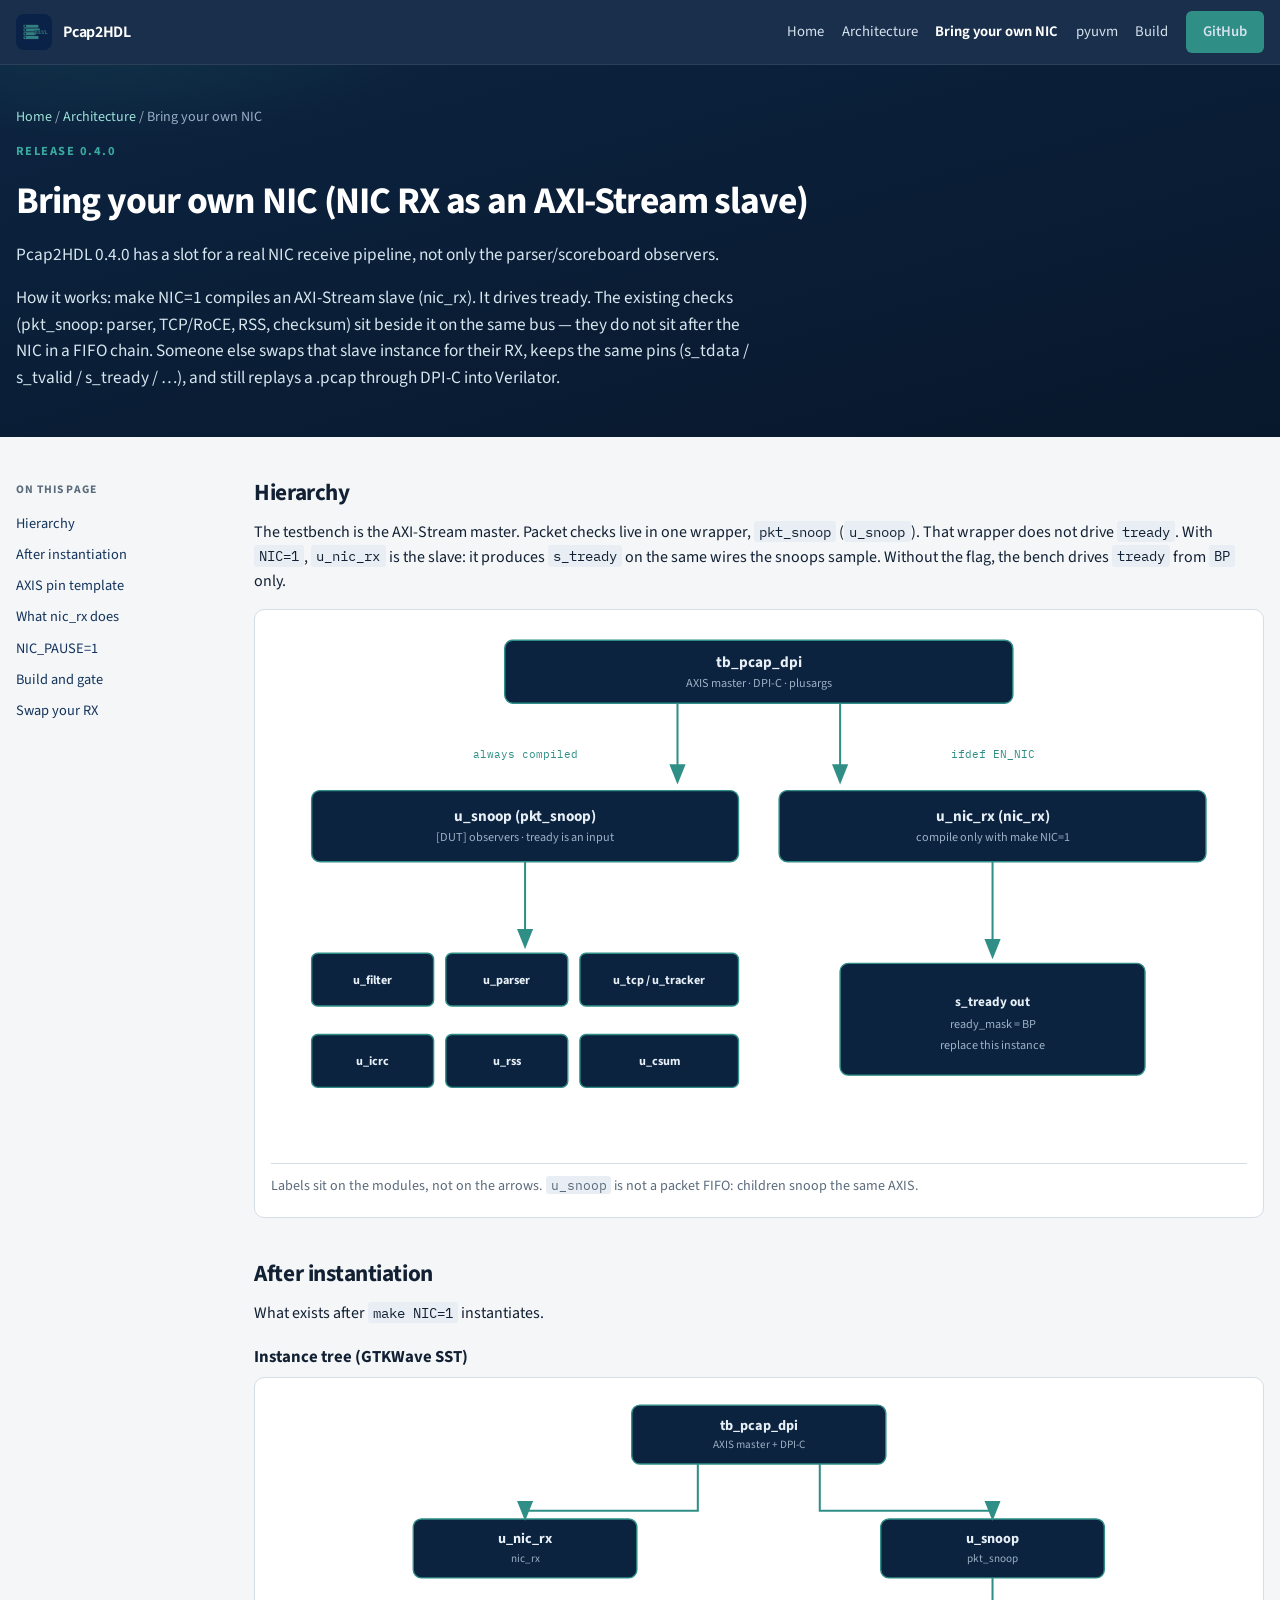
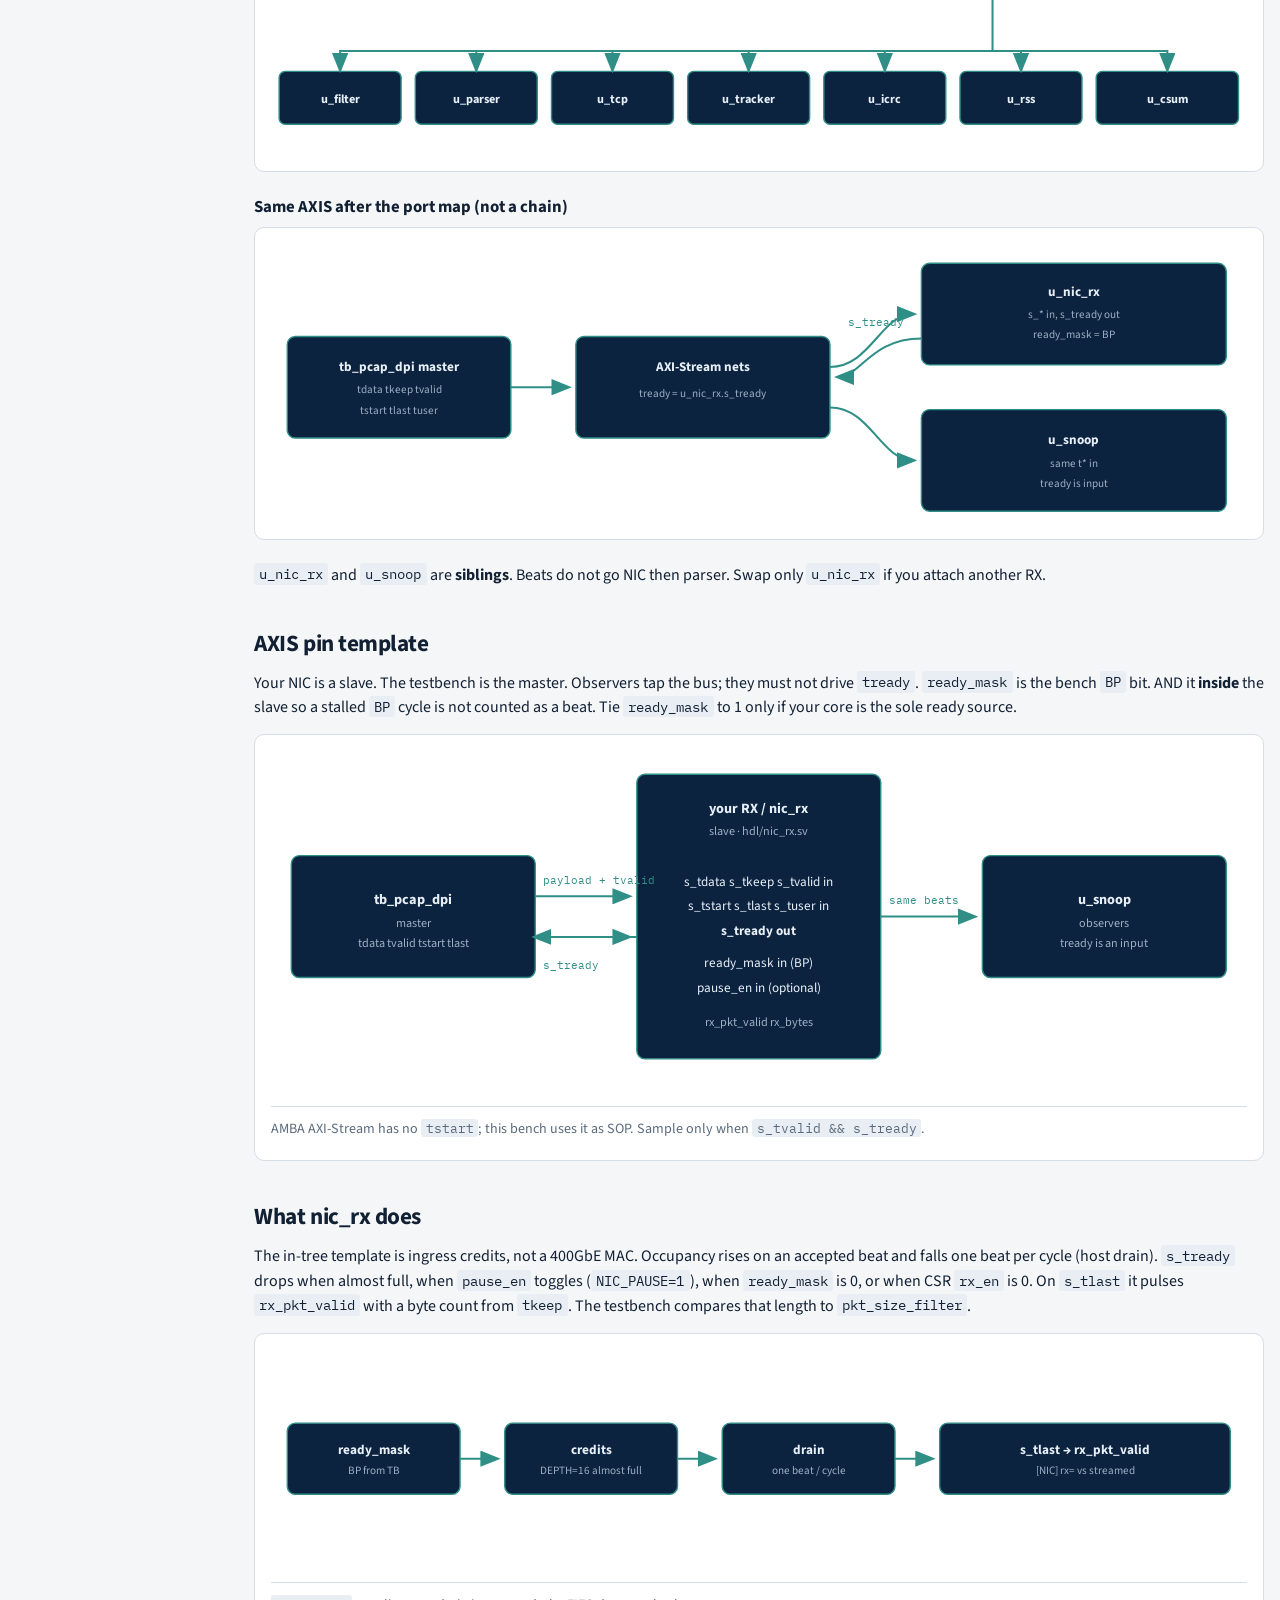
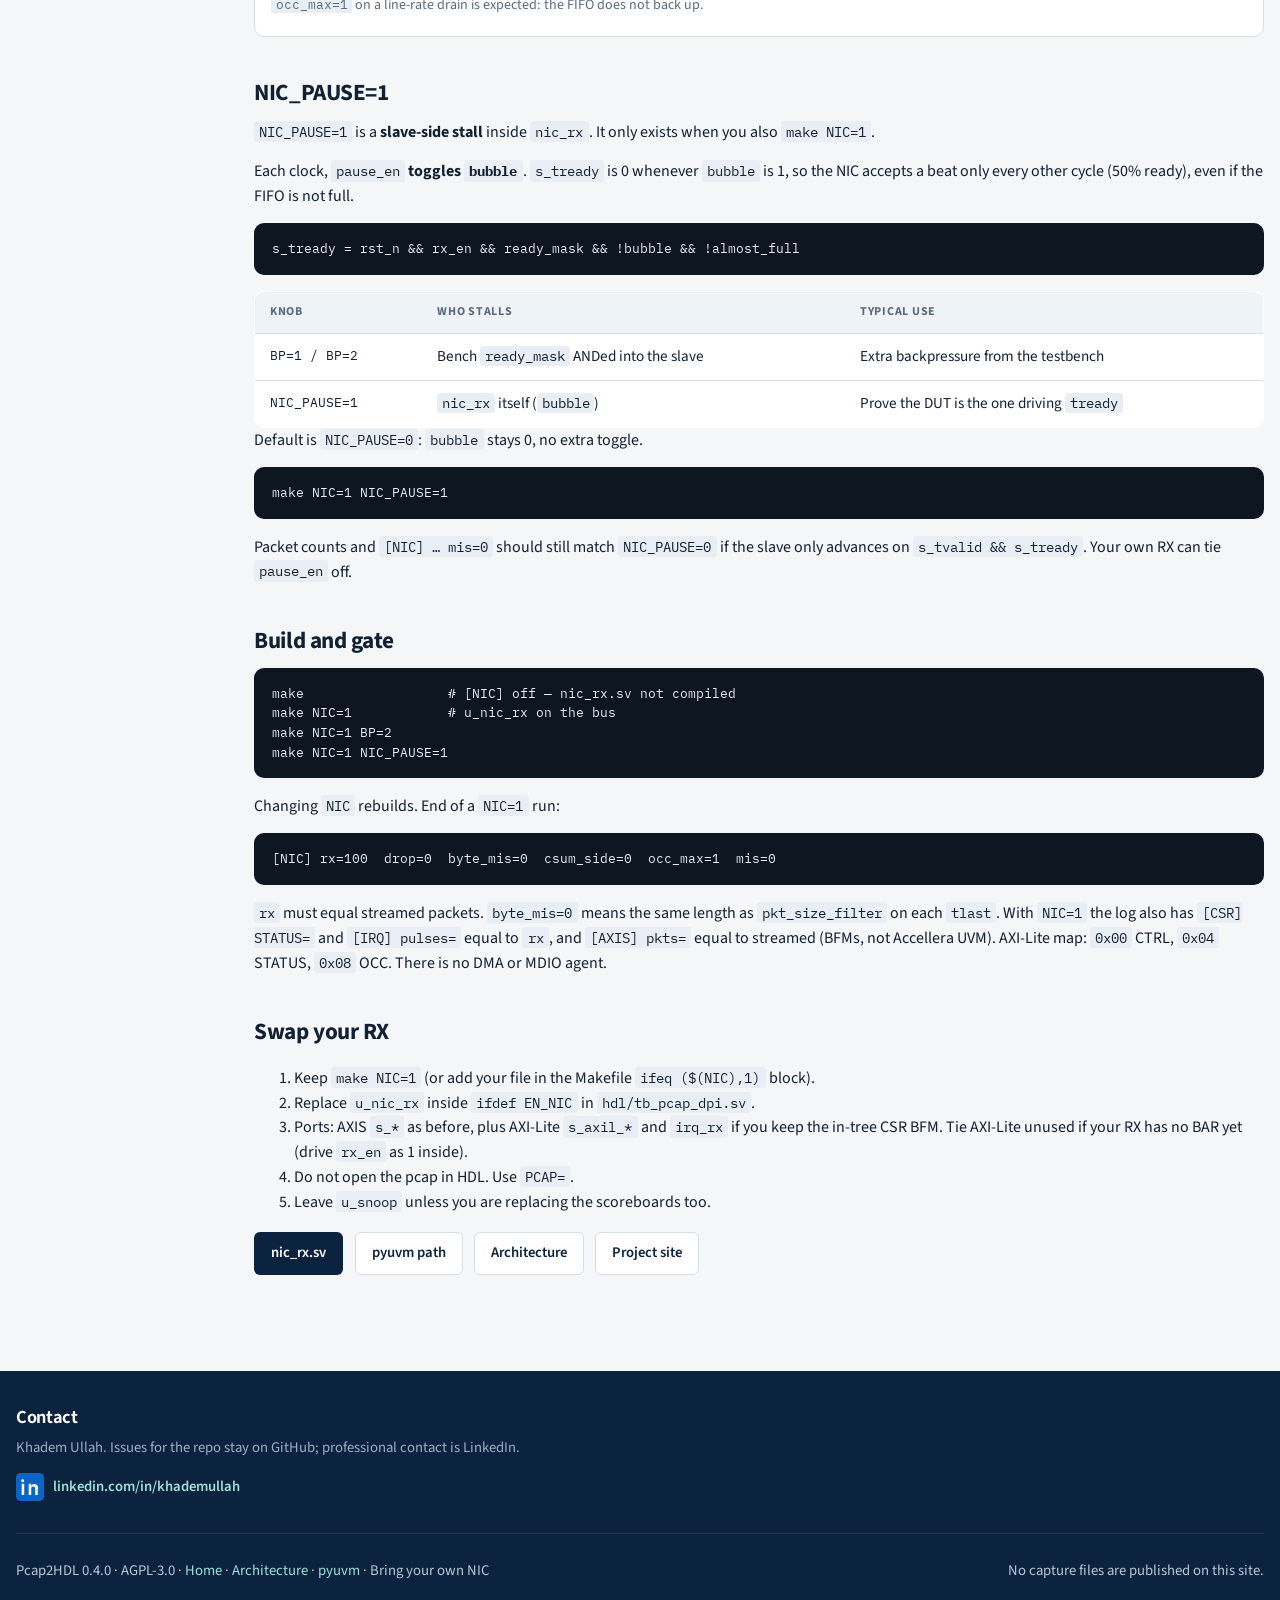
<file: docs/nic.html>
<!DOCTYPE html>
<html lang="en">
<head>
  <meta charset="utf-8">
  <meta name="viewport" content="width=device-width, initial-scale=1">
  <title>Bring your own NIC — Pcap2HDL SystemVerilog AXI-Stream slave</title>
  <meta name="description" content="Pcap2HDL bring your own NIC: make NIC=1 compiles nic_rx as an AXI-Stream slave in Verilator SystemVerilog HDL. Replay a Wireshark pcap; swap u_nic_rx for your RX. Observers stay under u_snoop.">
  <link rel="canonical" href="https://khademullah.github.io/Pcap2HDL/nic.html">
  <meta name="robots" content="index,follow">
  <meta name="keywords" content="Pcap2HDL, NIC, pcap, Verilator, SystemVerilog, HDL, AXI-Stream">
  <meta property="og:type" content="website">
  <meta property="og:site_name" content="Pcap2HDL">
  <meta property="og:title" content="Bring your own NIC — Pcap2HDL SystemVerilog AXI-Stream">
  <meta property="og:description" content="Replay a pcap into Verilator; nic_rx is the AXI-Stream slave. Swap u_nic_rx for your HDL RX.">
  <meta property="og:url" content="https://khademullah.github.io/Pcap2HDL/nic.html">
  <meta property="og:image" content="https://khademullah.github.io/Pcap2HDL/pcap2hdl-logo-hero.png">
  <meta name="twitter:card" content="summary_large_image">
  <link rel="icon" href="pcap2hdl-icon.png">
  <script type="application/ld+json">
  {
    "@context": "https://schema.org",
    "@type": "WebPage",
    "name": "Bring your own NIC — Pcap2HDL",
    "url": "https://khademullah.github.io/Pcap2HDL/nic.html",
    "isPartOf": {
      "@type": "WebSite",
      "name": "Pcap2HDL",
      "url": "https://khademullah.github.io/Pcap2HDL/"
    }
  }
  </script>
  <link rel="preconnect" href="https://fonts.googleapis.com">
  <link rel="preconnect" href="https://fonts.gstatic.com" crossorigin>
  <link href="https://fonts.googleapis.com/css2?family=IBM+Plex+Mono:wght@400;500&family=Source+Sans+3:wght@400;600;700&display=swap" rel="stylesheet">
  <link rel="stylesheet" href="site.css">
</head>
<body>
  <header class="top">
    <div class="wrap top-inner">
      <a class="brand" href="index.html">
        <img src="pcap2hdl-icon.png" width="36" height="36" alt="">
        Pcap2HDL
      </a>
      <nav>
        <a href="index.html">Home</a>
        <a href="architecture.html">Architecture</a>
        <a class="nav-current" href="nic.html" aria-current="page">Bring your own NIC</a>
        <a class="hide-sm" href="pyuvm.html">pyuvm</a>
        <a class="hide-sm" href="index.html#build">Build</a>
        <a class="btn btn-solid" href="https://github.com/khademullah/Pcap2HDL">GitHub</a>
      </nav>
    </div>
  </header>

  <section class="page-hero" id="top">
    <div class="wrap">
      <p class="crumb"><a href="index.html">Home</a> / <a href="architecture.html">Architecture</a> / Bring your own NIC</p>
      <p class="kicker">Release 0.4.0</p>
      <h1>Bring your own NIC (NIC RX as an AXI-Stream slave)</h1>
      <p class="lede">
        Pcap2HDL 0.4.0 has a slot for a real NIC receive pipeline, not only the
        parser/scoreboard observers.
      </p>
      <p class="lede">
        How it works: make NIC=1 compiles an AXI-Stream slave (nic_rx). It drives
        tready. The existing checks (pkt_snoop: parser, TCP/RoCE, RSS, checksum)
        sit beside it on the same bus — they do not sit after the NIC in a FIFO
        chain. Someone else swaps that slave instance for their RX, keeps the
        same pins (s_tdata / s_tvalid / s_tready / …), and still replays a .pcap
        through DPI-C into Verilator.
      </p>
    </div>
  </section>

  <div class="doc-layout wrap">
    <aside class="doc-toc" aria-label="On this page">
      <p>On this page</p>
      <a href="#hier">Hierarchy</a>
      <a href="#inst">After instantiation</a>
      <a href="#template">AXIS pin template</a>
      <a href="#inside">What nic_rx does</a>
      <a href="#pause">NIC_PAUSE=1</a>
      <a href="#build">Build and gate</a>
      <a href="#swap">Swap your RX</a>
    </aside>

    <article class="doc">
      <section id="hier">
        <h2>Hierarchy</h2>
        <p>
          The testbench is the AXI-Stream master. Packet checks live in one wrapper,
          <code>pkt_snoop</code> (<code>u_snoop</code>). That wrapper does not drive
          <code>tready</code>. With <code>NIC=1</code>, <code>u_nic_rx</code> is the
          slave: it produces <code>s_tready</code> on the same wires the snoops sample.
          Without the flag, the bench drives <code>tready</code> from <code>BP</code> only.
        </p>
        <figure class="flow-chart" aria-label="Instance hierarchy: tb_pcap_dpi, u_snoop observers, optional u_nic_rx slave">
          <svg class="flow-svg" viewBox="0 0 960 520" role="img" xmlns="http://www.w3.org/2000/svg">
            <title>tb_pcap_dpi instance hierarchy</title>
            <defs>
              <marker id="narr" markerWidth="10" markerHeight="8" refX="8" refY="4" orient="auto">
                <path d="M0 0 L10 4 L0 8 Z" fill="#2f8f86"/>
              </marker>
            </defs>
            <g fill="#0c2340" stroke="#2f8f86" stroke-width="1.4">
              <rect x="230" y="12" width="500" height="62" rx="8"/>
              <rect x="40" y="160" width="420" height="70" rx="8"/>
              <rect x="500" y="160" width="420" height="70" rx="8"/>
              <rect x="40" y="320" width="120" height="52" rx="6"/>
              <rect x="172" y="320" width="120" height="52" rx="6"/>
              <rect x="304" y="320" width="156" height="52" rx="6"/>
              <rect x="40" y="400" width="120" height="52" rx="6"/>
              <rect x="172" y="400" width="120" height="52" rx="6"/>
              <rect x="304" y="400" width="156" height="52" rx="6"/>
              <rect x="560" y="330" width="300" height="110" rx="8"/>
            </g>
            <g fill="#e8f0f7" text-anchor="middle" font-family="Source Sans 3, Segoe UI, Helvetica, sans-serif">
              <text x="480" y="38" font-size="15" font-weight="700">tb_pcap_dpi</text>
              <text x="480" y="58" font-size="12" fill="#9bb0c4">AXIS master · DPI-C · plusargs</text>
              <text x="250" y="190" font-size="15" font-weight="700">u_snoop  (pkt_snoop)</text>
              <text x="250" y="210" font-size="12" fill="#9bb0c4">[DUT] observers · tready is an input</text>
              <text x="710" y="190" font-size="15" font-weight="700">u_nic_rx  (nic_rx)</text>
              <text x="710" y="210" font-size="12" fill="#9bb0c4">compile only with make NIC=1</text>
              <text x="100" y="350" font-size="12" font-weight="700">u_filter</text>
              <text x="232" y="350" font-size="12" font-weight="700">u_parser</text>
              <text x="382" y="350" font-size="12" font-weight="700">u_tcp / u_tracker</text>
              <text x="100" y="430" font-size="12" font-weight="700">u_icrc</text>
              <text x="232" y="430" font-size="12" font-weight="700">u_rss</text>
              <text x="382" y="430" font-size="12" font-weight="700">u_csum</text>
              <text x="710" y="372" font-size="13" font-weight="700">s_tready out</text>
              <text x="710" y="394" font-size="12" fill="#9bb0c4">ready_mask = BP</text>
              <text x="710" y="414" font-size="12" fill="#9bb0c4">replace this instance</text>
            </g>
            <g fill="none" stroke="#2f8f86" stroke-width="2" marker-end="url(#narr)">
              <path d="M400 74 V150"/>
              <path d="M560 74 V150"/>
              <path d="M250 230 V312"/>
              <path d="M710 230 V322"/>
            </g>
            <g fill="#2f8f86" text-anchor="middle" font-family="IBM Plex Mono, ui-monospace, Menlo, sans-serif" font-size="11">
              <text x="250" y="128">always compiled</text>
              <text x="710" y="128">ifdef EN_NIC</text>
            </g>
          </svg>
          <figcaption>
            Labels sit on the modules, not on the arrows.
            <code>u_snoop</code> is not a packet FIFO: children snoop the same AXIS.
          </figcaption>
        </figure>
      </section>

      <section id="inst">
        <h2>After instantiation</h2>
        <p>
          What exists after <code>make NIC=1</code> instantiates.
        </p>
        <h3 class="doc-h3">Instance tree (GTKWave SST)</h3>
        <figure class="flow-chart" aria-label="Instance tree after make NIC=1">
          <svg class="flow-svg" viewBox="0 0 960 360" role="img" xmlns="http://www.w3.org/2000/svg">
            <title>tb_pcap_dpi instance tree</title>
            <defs>
              <marker id="tarr" markerWidth="10" markerHeight="8" refX="8" refY="4" orient="auto">
                <path d="M0 0 L10 4 L0 8 Z" fill="#2f8f86"/>
              </marker>
            </defs>
            <g fill="#0c2340" stroke="#2f8f86" stroke-width="1.4">
              <rect x="355" y="8" width="250" height="58" rx="8"/>
              <rect x="140" y="120" width="220" height="58" rx="8"/>
              <rect x="600" y="120" width="220" height="58" rx="8"/>
              <rect x="8" y="270" width="120" height="52" rx="6"/>
              <rect x="142" y="270" width="120" height="52" rx="6"/>
              <rect x="276" y="270" width="120" height="52" rx="6"/>
              <rect x="410" y="270" width="120" height="52" rx="6"/>
              <rect x="544" y="270" width="120" height="52" rx="6"/>
              <rect x="678" y="270" width="120" height="52" rx="6"/>
              <rect x="812" y="270" width="140" height="52" rx="6"/>
            </g>
            <g fill="#e8f0f7" text-anchor="middle" font-family="Source Sans 3, Segoe UI, Helvetica, sans-serif">
              <text x="480" y="32" font-size="14" font-weight="700">tb_pcap_dpi</text>
              <text x="480" y="50" font-size="11" fill="#9bb0c4">AXIS master + DPI-C</text>
              <text x="250" y="144" font-size="14" font-weight="700">u_nic_rx</text>
              <text x="250" y="162" font-size="11" fill="#9bb0c4">nic_rx</text>
              <text x="710" y="144" font-size="14" font-weight="700">u_snoop</text>
              <text x="710" y="162" font-size="11" fill="#9bb0c4">pkt_snoop</text>
              <text x="68" y="301" font-size="12" font-weight="700">u_filter</text>
              <text x="202" y="301" font-size="12" font-weight="700">u_parser</text>
              <text x="336" y="301" font-size="12" font-weight="700">u_tcp</text>
              <text x="470" y="301" font-size="12" font-weight="700">u_tracker</text>
              <text x="604" y="301" font-size="12" font-weight="700">u_icrc</text>
              <text x="738" y="301" font-size="12" font-weight="700">u_rss</text>
              <text x="882" y="301" font-size="12" font-weight="700">u_csum</text>
            </g>
            <g fill="none" stroke="#2f8f86" stroke-width="2" marker-end="url(#tarr)">
              <path d="M420 66 V112 H250 V118"/>
              <path d="M540 66 V112 H710 V118"/>
              <path d="M710 178 V250 H68 V268"/>
              <path d="M710 250 H202 V268"/>
              <path d="M710 250 H336 V268"/>
              <path d="M710 250 H470 V268"/>
              <path d="M710 250 H604 V268"/>
              <path d="M710 250 H738 V268"/>
              <path d="M710 250 H882 V268"/>
            </g>
          </svg>
        </figure>
        <h3 class="doc-h3">Same AXIS after the port map (not a chain)</h3>
        <figure class="flow-chart" aria-label="Shared AXI-Stream after port map">
          <svg class="flow-svg" viewBox="0 0 960 280" role="img" xmlns="http://www.w3.org/2000/svg">
            <title>Shared AXIS after port map</title>
            <defs>
              <marker id="barr" markerWidth="10" markerHeight="8" refX="8" refY="4" orient="auto">
                <path d="M0 0 L10 4 L0 8 Z" fill="#2f8f86"/>
              </marker>
            </defs>
            <g fill="#0c2340" stroke="#2f8f86" stroke-width="1.4">
              <rect x="16" y="88" width="220" height="100" rx="8"/>
              <rect x="300" y="88" width="250" height="100" rx="8"/>
              <rect x="640" y="16" width="300" height="100" rx="8"/>
              <rect x="640" y="160" width="300" height="100" rx="8"/>
            </g>
            <g fill="#e8f0f7" text-anchor="middle" font-family="Source Sans 3, Segoe UI, Helvetica, sans-serif">
              <text x="126" y="122" font-size="13" font-weight="700">tb_pcap_dpi master</text>
              <text x="126" y="144" font-size="11" fill="#9bb0c4">tdata tkeep tvalid</text>
              <text x="126" y="164" font-size="11" fill="#9bb0c4">tstart tlast tuser</text>
              <text x="425" y="122" font-size="13" font-weight="700">AXI-Stream nets</text>
              <text x="425" y="148" font-size="11" fill="#9bb0c4">tready = u_nic_rx.s_tready</text>
              <text x="790" y="48" font-size="13" font-weight="700">u_nic_rx</text>
              <text x="790" y="70" font-size="11" fill="#9bb0c4">s_* in, s_tready out</text>
              <text x="790" y="90" font-size="11" fill="#9bb0c4">ready_mask = BP</text>
              <text x="790" y="194" font-size="13" font-weight="700">u_snoop</text>
              <text x="790" y="216" font-size="11" fill="#9bb0c4">same t* in</text>
              <text x="790" y="236" font-size="11" fill="#9bb0c4">tready is input</text>
            </g>
            <g fill="none" stroke="#2f8f86" stroke-width="2" marker-end="url(#barr)">
              <path d="M236 138 H292"/>
              <path d="M550 118 C 590 118 600 66 632 66"/>
              <path d="M550 158 C 590 158 600 210 632 210"/>
              <path d="M640 90 C 590 90 580 128 558 128"/>
            </g>
            <text x="568" y="78" fill="#2f8f86" font-family="IBM Plex Mono, ui-monospace, Menlo, sans-serif" font-size="11">s_tready</text>
          </svg>
        </figure>
        <p>
          <code>u_nic_rx</code> and <code>u_snoop</code> are <strong>siblings</strong>.
          Beats do not go NIC then parser. Swap only <code>u_nic_rx</code> if you attach another RX.
        </p>
      </section>

      <section id="template">
        <h2>AXIS pin template</h2>
        <p>
          Your NIC is a slave. The testbench is the master. Observers tap the bus;
          they must not drive <code>tready</code>.
          <code>ready_mask</code> is the bench <code>BP</code> bit. AND it
          <strong>inside</strong> the slave so a stalled <code>BP</code> cycle is not
          counted as a beat. Tie <code>ready_mask</code> to 1 only if your core is
          the sole ready source.
        </p>
        <figure class="flow-chart" aria-label="AXI-Stream master, nic_rx slave pins, pkt_snoop observers">
          <svg class="flow-svg" viewBox="0 0 960 340" role="img" xmlns="http://www.w3.org/2000/svg">
            <title>Bring your own NIC AXI-Stream pin template</title>
            <defs>
              <marker id="parr" markerWidth="10" markerHeight="8" refX="8" refY="4" orient="auto">
                <path d="M0 0 L10 4 L0 8 Z" fill="#2f8f86"/>
              </marker>
            </defs>
            <g fill="#0c2340" stroke="#2f8f86" stroke-width="1.4">
              <rect x="20" y="100" width="240" height="120" rx="8"/>
              <rect x="360" y="20" width="240" height="280" rx="8"/>
              <rect x="700" y="100" width="240" height="120" rx="8"/>
            </g>
            <g fill="#e8f0f7" text-anchor="middle" font-family="Source Sans 3, Segoe UI, Helvetica, sans-serif">
              <text x="140" y="148" font-size="14" font-weight="700">tb_pcap_dpi</text>
              <text x="140" y="170" font-size="12" fill="#9bb0c4">master</text>
              <text x="140" y="190" font-size="12" fill="#9bb0c4">tdata tvalid tstart tlast</text>
              <text x="480" y="58" font-size="14" font-weight="700">your RX / nic_rx</text>
              <text x="480" y="80" font-size="12" fill="#9bb0c4">slave  ·  hdl/nic_rx.sv</text>
              <text x="480" y="130" font-size="13">s_tdata s_tkeep s_tvalid in</text>
              <text x="480" y="154" font-size="13">s_tstart s_tlast s_tuser in</text>
              <text x="480" y="178" font-size="13" font-weight="700">s_tready out</text>
              <text x="480" y="210" font-size="13">ready_mask in (BP)</text>
              <text x="480" y="234" font-size="13">pause_en in (optional)</text>
              <text x="480" y="268" font-size="12" fill="#9bb0c4">rx_pkt_valid rx_bytes</text>
              <text x="820" y="148" font-size="14" font-weight="700">u_snoop</text>
              <text x="820" y="170" font-size="12" fill="#9bb0c4">observers</text>
              <text x="820" y="190" font-size="12" fill="#9bb0c4">tready is an input</text>
            </g>
            <g fill="none" stroke="#2f8f86" stroke-width="2" marker-end="url(#parr)">
              <path d="M260 140 H352"/>
              <path d="M260 180 H352"/>
              <path d="M600 160 H692"/>
            </g>
            <g fill="#2f8f86" font-family="IBM Plex Mono, ui-monospace, Menlo, sans-serif" font-size="11">
              <text x="268" y="128">payload + tvalid</text>
              <text x="268" y="212">s_tready</text>
              <text x="608" y="148">same beats</text>
            </g>
            <path d="M360 180 H260" fill="none" stroke="#2f8f86" stroke-width="2" marker-end="url(#parr)"/>
          </svg>
          <figcaption>
            AMBA AXI-Stream has no <code>tstart</code>; this bench uses it as SOP.
            Sample only when <code>s_tvalid &amp;&amp; s_tready</code>.
          </figcaption>
        </figure>
      </section>

      <section id="inside">
        <h2>What nic_rx does</h2>
        <p>
          The in-tree template is ingress credits, not a 400GbE MAC.
          Occupancy rises on an accepted beat and falls one beat per cycle
          (host drain). <code>s_tready</code> drops when almost full, when
          <code>pause_en</code> toggles (<code>NIC_PAUSE=1</code>), when
          <code>ready_mask</code> is 0, or when CSR <code>rx_en</code> is 0. On <code>s_tlast</code> it pulses
          <code>rx_pkt_valid</code> with a byte count from <code>tkeep</code>.
          The testbench compares that length to <code>pkt_size_filter</code>.
        </p>
        <figure class="flow-chart" aria-label="nic_rx internal: ready_mask, credits, drain, frame count">
          <svg class="flow-svg" viewBox="0 0 960 220" role="img" xmlns="http://www.w3.org/2000/svg">
            <title>nic_rx internal ready and credits</title>
            <defs>
              <marker id="iarr" markerWidth="10" markerHeight="8" refX="8" refY="4" orient="auto">
                <path d="M0 0 L10 4 L0 8 Z" fill="#2f8f86"/>
              </marker>
            </defs>
            <g fill="#0c2340" stroke="#2f8f86" stroke-width="1.4">
              <rect x="16" y="70" width="170" height="70" rx="8"/>
              <rect x="230" y="70" width="170" height="70" rx="8"/>
              <rect x="444" y="70" width="170" height="70" rx="8"/>
              <rect x="658" y="70" width="286" height="70" rx="8"/>
            </g>
            <g fill="#e8f0f7" text-anchor="middle" font-family="Source Sans 3, Segoe UI, Helvetica, sans-serif">
              <text x="101" y="100" font-size="13" font-weight="700">ready_mask</text>
              <text x="101" y="120" font-size="11" fill="#9bb0c4">BP from TB</text>
              <text x="315" y="100" font-size="13" font-weight="700">credits</text>
              <text x="315" y="120" font-size="11" fill="#9bb0c4">DEPTH=16 almost full</text>
              <text x="529" y="100" font-size="13" font-weight="700">drain</text>
              <text x="529" y="120" font-size="11" fill="#9bb0c4">one beat / cycle</text>
              <text x="801" y="100" font-size="13" font-weight="700">s_tlast → rx_pkt_valid</text>
              <text x="801" y="120" font-size="11" fill="#9bb0c4">[NIC] rx=  vs streamed</text>
            </g>
            <g fill="none" stroke="#2f8f86" stroke-width="2" marker-end="url(#iarr)">
              <path d="M186 105 H222"/>
              <path d="M400 105 H436"/>
              <path d="M614 105 H650"/>
            </g>
          </svg>
          <figcaption>
            <code>occ_max=1</code> on a line-rate drain is expected: the FIFO does not back up.
          </figcaption>
        </figure>
      </section>

      <section id="pause">
        <h2>NIC_PAUSE=1</h2>
        <p>
          <code>NIC_PAUSE=1</code> is a <strong>slave-side stall</strong> inside
          <code>nic_rx</code>. It only exists when you also
          <code>make NIC=1</code>.
        </p>
        <p>
          Each clock, <code>pause_en</code> <strong>toggles <code>bubble</code></strong>.
          <code>s_tready</code> is 0 whenever <code>bubble</code> is 1, so the NIC
          accepts a beat only every other cycle (50% ready), even if the FIFO is not full.
        </p>
          <pre>s_tready = rst_n && rx_en && ready_mask && !bubble && !almost_full</pre>
        <table>
          <thead>
            <tr><th>Knob</th><th>Who stalls</th><th>Typical use</th></tr>
          </thead>
          <tbody>
            <tr><td>BP=1 / BP=2</td><td>Bench <code>ready_mask</code> ANDed into the slave</td><td>Extra backpressure from the testbench</td></tr>
            <tr><td>NIC_PAUSE=1</td><td><code>nic_rx</code> itself (<code>bubble</code>)</td><td>Prove the DUT is the one driving <code>tready</code></td></tr>
          </tbody>
        </table>
        <p>
          Default is <code>NIC_PAUSE=0</code>: <code>bubble</code> stays 0, no extra toggle.
        </p>
        <pre>make NIC=1 NIC_PAUSE=1</pre>
        <p>
          Packet counts and <code>[NIC] … mis=0</code> should still match
          <code>NIC_PAUSE=0</code> if the slave only advances on
          <code>s_tvalid &amp;&amp; s_tready</code>. Your own RX can tie
          <code>pause_en</code> off.
        </p>
      </section>

      <section id="build">
        <h2>Build and gate</h2>
        <pre>make                  # [NIC] off — nic_rx.sv not compiled
make NIC=1            # u_nic_rx on the bus
make NIC=1 BP=2
make NIC=1 NIC_PAUSE=1</pre>
        <p>
          Changing <code>NIC</code> rebuilds. End of a <code>NIC=1</code> run:
        </p>
        <pre>[NIC] rx=100  drop=0  byte_mis=0  csum_side=0  occ_max=1  mis=0</pre>
        <p>
          <code>rx</code> must equal streamed packets. <code>byte_mis=0</code> means
          the same length as <code>pkt_size_filter</code> on each <code>tlast</code>.
          With <code>NIC=1</code> the log also has
          <code>[CSR] STATUS=</code> and <code>[IRQ] pulses=</code> equal to
          <code>rx</code>, and <code>[AXIS] pkts=</code> equal to streamed
          (BFMs, not Accellera UVM). AXI-Lite map:
          <code>0x00</code> CTRL, <code>0x04</code> STATUS, <code>0x08</code> OCC.
          There is no DMA or MDIO agent.
        </p>
      </section>

      <section id="swap">
        <h2>Swap your RX</h2>
        <ol>
          <li>Keep <code>make NIC=1</code> (or add your file in the Makefile <code>ifeq ($(NIC),1)</code> block).</li>
          <li>Replace <code>u_nic_rx</code> inside <code>ifdef EN_NIC</code> in <code>hdl/tb_pcap_dpi.sv</code>.</li>
          <li>Ports: AXIS <code>s_*</code> as before, plus AXI-Lite
            <code>s_axil_*</code> and <code>irq_rx</code> if you keep the in-tree CSR BFM.
            Tie AXI-Lite unused if your RX has no BAR yet (drive <code>rx_en</code> as 1 inside).</li>
          <li>Do not open the pcap in HDL. Use <code>PCAP=</code>.</li>
          <li>Leave <code>u_snoop</code> unless you are replacing the scoreboards too.</li>
        </ol>
        <div class="cta gap">
          <a class="btn btn-navy" href="https://github.com/khademullah/Pcap2HDL/blob/main/hdl/nic_rx.sv">nic_rx.sv</a>
          <a class="btn btn-line" href="pyuvm.html">pyuvm path</a>
          <a class="btn btn-line" href="architecture.html">Architecture</a>
          <a class="btn btn-line" href="index.html">Project site</a>
        </div>
      </section>
    </article>
  </div>

  <footer class="foot">
    <div class="wrap">
      <section class="contact" id="contact" aria-labelledby="contact-heading">
        <h2 id="contact-heading">Contact</h2>
        <p class="contact-lead">Khadem Ullah. Issues for the repo stay on GitHub; professional contact is LinkedIn.</p>
        <a class="contact-link" href="https://www.linkedin.com/in/khademullah" rel="me noopener noreferrer">
          <img class="li-icon" src="linkedin.svg" width="28" height="28" alt="">
          linkedin.com/in/khademullah
        </a>
      </section>
      <div class="foot-inner">
        <span>Pcap2HDL 0.4.0 · AGPL-3.0 · <a href="index.html">Home</a> · <a href="architecture.html">Architecture</a> · <a href="pyuvm.html">pyuvm</a> · Bring your own NIC</span>
        <span>No capture files are published on this site.</span>
      </div>
    </div>
  </footer>
</body>
</html>
</file>
<file: docs/site.css>
:root {
  --navy: #0c2340;
  --navy-2: #14345c;
  --teal: #2f8f86;
  --teal-2: #3aa89e;
  --ink: #122033;
  --muted: #5b6b7c;
  --line: #d5dde6;
  --paper: #f4f6f8;
  --card: #ffffff;
  --code: #0e1622;
}

* { box-sizing: border-box; }
html { scroll-behavior: smooth; }
body {
  margin: 0;
  color: var(--ink);
  background: var(--paper);
  font: 16px/1.55 "Source Sans 3", "Segoe UI", Helvetica, Arial, sans-serif;
}

a { color: var(--navy-2); }
code, pre { font-family: "IBM Plex Mono", ui-monospace, Menlo, Consolas, monospace; }
code {
  font-size: 0.9em;
  background: #e8eef4;
  padding: 0.08em 0.35em;
  border-radius: 3px;
}

.wrap {
  width: min(1360px, calc(100% - 2rem));
  margin-inline: auto;
}

.top {
  position: sticky;
  top: 0;
  z-index: 20;
  background: rgba(12, 35, 64, 0.94);
  backdrop-filter: blur(10px);
  border-bottom: 1px solid rgba(255,255,255,0.08);
}
.top-inner {
  display: flex;
  align-items: center;
  justify-content: space-between;
  gap: 1rem;
  min-height: 64px;
}
.brand {
  display: flex;
  align-items: center;
  gap: 0.7rem;
  color: #fff;
  text-decoration: none;
  font-weight: 650;
  letter-spacing: -0.02em;
}
.brand img {
  width: 36px;
  height: 36px;
  border-radius: 8px;
}
.top nav {
  display: flex;
  flex-wrap: wrap;
  gap: 0.35rem 1.1rem;
  align-items: center;
}
.top nav a {
  color: #d5e2ef;
  text-decoration: none;
  font-size: 0.92rem;
}
.top nav a:hover { color: #fff; }
.btn {
  display: inline-flex;
  align-items: center;
  justify-content: center;
  padding: 0.55rem 1rem;
  border-radius: 6px;
  text-decoration: none;
  font-weight: 600;
  font-size: 0.92rem;
  border: 1px solid transparent;
}
.btn-solid {
  background: var(--teal);
  color: #fff;
}
.btn-solid:hover { background: var(--teal-2); color: #fff; }
.btn-ghost {
  color: #fff;
  border-color: rgba(255,255,255,0.28);
}
.btn-ghost:hover { background: rgba(255,255,255,0.08); color: #fff; }
.btn-line {
  color: var(--navy);
  border: 1px solid var(--line);
  background: #fff;
}
.btn-navy {
  background: var(--navy);
  color: #fff;
}
.btn-navy:hover { color: #fff; filter: brightness(1.08); }

.hero {
  background:
    radial-gradient(900px 420px at 12% -10%, rgba(47, 143, 134, 0.22), transparent 55%),
    linear-gradient(165deg, var(--navy) 0%, #08182c 100%);
  color: #fff;
  padding: 4.2rem 0 4.6rem;
}
.hero-grid {
  display: grid;
  grid-template-columns: 1.15fr 0.85fr;
  gap: 2.4rem;
  align-items: center;
}
.kicker {
  color: var(--teal-2);
  font-size: 0.78rem;
  font-weight: 700;
  letter-spacing: 0.12em;
  text-transform: uppercase;
  margin: 0 0 0.7rem;
}
.hero h1 {
  margin: 0 0 0.75rem;
  font-size: clamp(2rem, 4vw, 3.1rem);
  line-height: 1.12;
  letter-spacing: -0.03em;
  font-weight: 700;
}
.hero p.lede {
  margin: 0 0 1.5rem;
  color: #c5d3e0;
  font-size: 1.12rem;
  max-width: 46rem;
}
.cta { display: flex; flex-wrap: wrap; gap: 0.7rem; }
.meta {
  margin: 1.4rem 0 0;
  color: #9bb0c4;
  font-size: 0.92rem;
}
.hero-mark {
  display: block;
  width: min(340px, 100%);
  height: auto;
  margin: 0 0 1.15rem;
}
.hero-panel {
  background: rgba(8, 20, 36, 0.45);
  border: 1px solid rgba(255,255,255,0.1);
  border-radius: 10px;
  padding: 1.1rem 1.15rem 0.35rem;
}
.hero-panel h2 {
  margin: 0 0 0.7rem;
  font-size: 0.75rem;
  letter-spacing: 0.1em;
  text-transform: uppercase;
  color: #9bb0c4;
  font-weight: 650;
}
.flow {
  list-style: none;
  margin: 0;
  padding: 0;
}
.flow li {
  display: grid;
  grid-template-columns: 1.6rem 1fr;
  gap: 0.55rem;
  padding: 0.55rem 0;
  border-top: 1px solid rgba(255,255,255,0.08);
  color: #dce7f1;
  font-size: 0.95rem;
}
.flow li:first-child { border-top: 0; }
.hero code {
  background: rgba(255,255,255,0.1);
  color: #e8f0f7;
}
.hero-panel code {
  background: transparent;
  color: #9ee0d8;
}

section.block { padding: 3.4rem 0; }
section.block h2 {
  margin: 0 0 0.4rem;
  font-size: 1.65rem;
  letter-spacing: -0.02em;
}
.sub {
  margin: 0 0 1.6rem;
  color: var(--muted);
  max-width: 54rem;
}

.stats {
  display: grid;
  grid-template-columns: repeat(4, 1fr);
  gap: 0.7rem;
  margin-top: 2rem;
}
.stat {
  border: 1px solid rgba(255,255,255,0.12);
  border-radius: 8px;
  padding: 0.85rem 1rem;
  background: rgba(8, 20, 36, 0.35);
}
.stat b {
  display: block;
  font-size: 1.15rem;
  color: #fff;
  font-weight: 650;
}
.stat span { color: #9bb0c4; font-size: 0.85rem; }

.cards {
  display: grid;
  grid-template-columns: repeat(4, 1fr);
  gap: 0.85rem;
}
.card {
  background: var(--card);
  border: 1px solid var(--line);
  border-radius: 10px;
  padding: 1.15rem 1.2rem 1.25rem;
}
.card h3 {
  margin: 0 0 0.4rem;
  font-size: 1.02rem;
}
.card p { margin: 0; color: var(--muted); font-size: 0.95rem; }

.alt { background: #fff; border-block: 1px solid var(--line); }

.pipe {
  display: grid;
  grid-template-columns: repeat(5, 1fr);
  gap: 0.55rem;
  margin-top: 0.4rem;
}
.pipe div {
  background: var(--navy);
  color: #e8f0f7;
  border-radius: 8px;
  padding: 0.85rem 0.75rem;
  font-size: 0.88rem;
  text-align: center;
  font-weight: 600;
}
.pipe div small {
  display: block;
  margin-top: 0.25rem;
  font-weight: 500;
  color: #9bb8d0;
  font-size: 0.75rem;
}

table {
  width: 100%;
  border-collapse: collapse;
  background: var(--card);
  border: 1px solid var(--line);
  border-radius: 10px;
  overflow: hidden;
  font-size: 0.95rem;
}
th, td {
  text-align: left;
  padding: 0.7rem 0.9rem;
  border-bottom: 1px solid var(--line);
  vertical-align: top;
}
th {
  background: #eef3f7;
  font-size: 0.75rem;
  letter-spacing: 0.06em;
  text-transform: uppercase;
  color: var(--muted);
}
tr:last-child td { border-bottom: 0; }
td:first-child { white-space: nowrap; font-family: "IBM Plex Mono", ui-monospace, Menlo, monospace; font-size: 0.84rem; }

.split {
  display: grid;
  grid-template-columns: 1fr 1fr;
  gap: 1.2rem;
  align-items: start;
}
pre {
  margin: 0;
  padding: 1rem 1.1rem;
  overflow-x: auto;
  background: var(--code);
  color: #e6edf3;
  font-size: 0.82rem;
  line-height: 1.5;
  border-radius: 10px;
}
pre.mermaid {
  background: transparent;
  color: inherit;
  padding: 0.5rem 0;
  overflow: visible;
  font-size: 1rem;
  min-width: 100%;
}
.flow-chart .mermaid svg {
  max-width: 100%;
  height: auto;
  overflow: visible;
}
/* Keep full label text inside navy nodes (no mid-word clip). */
.flow-chart .mermaid .node,
.flow-chart .mermaid .node .label,
.flow-chart .mermaid .node .label-container,
.flow-chart .mermaid .node foreignObject,
.flow-chart .mermaid .node rect {
  overflow: visible !important;
}
.flow-chart .mermaid .node .label,
.flow-chart .mermaid .node .label-container,
.flow-chart .mermaid .node foreignObject,
.flow-chart .mermaid .node clipPath,
.flow-chart .mermaid .node [clip-path] {
  clip-path: none !important;
}
/* Light labels on navy nodes (SVG text when htmlLabels is false). */
.flow-chart .mermaid .nodeLabel,
.flow-chart .mermaid .node .label,
.flow-chart .mermaid .node text,
.flow-chart .mermaid .label text {
  fill: #e8f0f7 !important;
  color: #e8f0f7 !important;
}
.flow-chart .mermaid .nodeLabel *,
.flow-chart .mermaid foreignObject,
.flow-chart .mermaid foreignObject div,
.flow-chart .mermaid foreignObject span {
  color: #e8f0f7 !important;
  overflow: visible !important;
}
.flow-chart .mermaid .edgeLabel,
.flow-chart .mermaid .edgeLabel span,
.flow-chart .mermaid .edgeLabel p,
.flow-chart .mermaid .edgeLabel text {
  fill: #0c2340 !important;
  color: #0c2340 !important;
  background-color: #ffffff !important;
}
.flow-chart .mermaid .flowchart-link,
.flow-chart .mermaid path.path {
  stroke: #2f8f86 !important;
}
.flow-chart .mermaid .marker {
  fill: #2f8f86 !important;
  stroke: #2f8f86 !important;
}
.note { color: var(--muted); font-size: 0.92rem; margin: 0.8rem 0 0; }

.media {
  margin-top: 1.2rem;
  border: 1px solid var(--line);
  border-radius: 10px;
  overflow: hidden;
  background: #fff;
}
.media img,
.media video { display: block; width: 100%; height: auto; }
.demo-reel {
  max-width: 960px;
  margin-inline: auto;
  background: #0c2340;
}
.demo-reel video { background: #08182c; aspect-ratio: 16 / 9; }
#demo[hidden] { display: none !important; }
.cap {
  padding: 0.7rem 0.95rem;
  color: var(--muted);
  font-size: 0.88rem;
  border-top: 1px solid var(--line);
}

.foot {
  background: var(--navy);
  color: #b7c7d6;
  padding: 2rem 0 2.4rem;
  font-size: 0.92rem;
}
.contact {
  margin-bottom: 1.6rem;
  padding-bottom: 1.5rem;
  border-bottom: 1px solid rgba(255,255,255,0.1);
}
.contact h2 {
  margin: 0 0 0.35rem;
  color: #fff;
  font-size: 1.15rem;
  font-weight: 650;
  letter-spacing: -0.02em;
}
.contact-lead {
  margin: 0 0 0.85rem;
  color: #9bb0c4;
  max-width: 40rem;
}
.contact-link {
  display: inline-flex;
  align-items: center;
  gap: 0.55rem;
  width: auto;
  max-width: 100%;
  color: #9ee0d8;
  text-decoration: none;
  font-weight: 600;
}
.contact-link:hover { color: #fff; text-decoration: none; }
.foot .contact-link:hover { text-decoration: none; }
img.li-icon {
  display: block;
  width: 28px;
  height: 28px;
  min-width: 28px;
  min-height: 28px;
  max-width: 28px;
  max-height: 28px;
  flex: 0 0 28px;
  border-radius: 4px;
}
.foot code {
  background: transparent;
  color: #9bb0c4;
}
.foot-inner {
  display: flex;
  justify-content: space-between;
  gap: 1rem;
  flex-wrap: wrap;
}

.split3 {
  display: grid;
  grid-template-columns: 1.1fr 1fr 1fr;
  gap: 1.1rem;
  align-items: start;
}
.duo {
  display: grid;
  grid-template-columns: 1fr 1fr;
  gap: 1.1rem;
  align-items: start;
}
.gap { margin-top: 1.1rem; }
.list {
  margin: 0;
  padding-left: 1.15rem;
  color: var(--muted);
}
.list li { margin: 0.35rem 0; }
.card.span2 { grid-column: span 2; }

.nav-current { color: #fff !important; font-weight: 650; }
.page-hero {
  background:
    radial-gradient(700px 280px at 8% -20%, rgba(47, 143, 134, 0.2), transparent 55%),
    linear-gradient(165deg, var(--navy) 0%, #08182c 100%);
  color: #fff;
  padding: 2.6rem 0 2.8rem;
}
.page-hero h1 {
  margin: 0 0 0.7rem;
  font-size: clamp(1.7rem, 3.2vw, 2.35rem);
  letter-spacing: -0.03em;
}
.page-hero .lede {
  margin: 0;
  color: #d5e6ee;
  font-size: 1.08rem;
  max-width: 46rem;
  line-height: 1.55;
}
.page-hero .lede + .lede {
  margin-top: 1rem;
}
.page-hero code {
  background: rgba(255, 255, 255, 0.14);
  color: #ffffff;
  padding: 0.1em 0.4em;
}
.crumb {
  margin: 0 0 0.85rem;
  font-size: 0.88rem;
  color: #9bb0c4;
}
.crumb a { color: #9ee0d8; text-decoration: none; }
.crumb a:hover { text-decoration: underline; }

.doc-layout {
  display: grid;
  grid-template-columns: 12.5rem minmax(0, 1fr);
  gap: 2.4rem;
  padding: 2.4rem 0 3.6rem;
  align-items: start;
}
.doc-toc {
  position: sticky;
  top: 80px;
  padding: 0.4rem 0;
}
.doc-toc p {
  margin: 0 0 0.55rem;
  font-size: 0.72rem;
  letter-spacing: 0.08em;
  text-transform: uppercase;
  color: var(--muted);
  font-weight: 700;
}
.doc-toc a {
  display: block;
  padding: 0.28rem 0;
  color: var(--navy-2);
  text-decoration: none;
  font-size: 0.9rem;
}
.doc-toc a:hover { color: var(--teal); }
.doc h2 {
  margin: 0 0 0.55rem;
  font-size: 1.45rem;
  letter-spacing: -0.02em;
}
.doc-h3 {
  margin: 1.15rem 0 0.45rem;
  font-size: 1.05rem;
}
.flow-chart {
  margin: 0 0 1.4rem;
  padding: 1.15rem 1rem 0.5rem;
  background: #fff;
  border: 1px solid var(--line);
  border-radius: 10px;
}
.flow-svg {
  display: block;
  width: 100%;
  height: auto;
}
footer svg,
.contact svg {
  width: 28px;
  height: 28px;
  max-width: 28px;
}
.flow-chart figcaption {
  margin: 0.4rem 0 0.7rem;
  padding-top: 0.75rem;
  border-top: 1px solid var(--line);
  color: var(--muted);
  font-size: 0.88rem;
}
.flow-node {
  max-width: 36rem;
  margin-inline: auto;
  background: #fff;
  color: var(--ink);
  border: 1.5px solid var(--navy);
  border-radius: 8px;
  padding: 0.75rem 1rem;
  text-align: center;
}
.flow-node strong { display: block; font-size: 0.98rem; }
.flow-node small {
  display: block;
  margin-top: 0.28rem;
  color: var(--muted);
  font-size: 0.82rem;
  font-weight: 500;
}
.flow-node.flow-bus {
  max-width: none;
  background: #eef6f5;
  border-color: var(--teal);
}
.flow-node.sm {
  max-width: none;
  margin: 0;
  padding: 0.65rem 0.55rem;
}
.flow-node.sm strong {
  font-family: "IBM Plex Mono", ui-monospace, Menlo, Consolas, monospace;
  font-size: 0.82rem;
}
.flow-edge {
  position: relative;
  margin: 0.15rem 0 0.2rem;
  padding: 2.35rem 0.5rem 0.35rem;
  text-align: center;
  color: var(--ink);
  font-size: 0.88rem;
  font-family: "IBM Plex Mono", ui-monospace, Menlo, Consolas, monospace;
  line-height: 1.4;
}
.flow-edge::before {
  content: "";
  position: absolute;
  top: 0.15rem;
  left: 50%;
  width: 4px;
  height: 1.35rem;
  background: var(--teal);
  transform: translateX(-50%);
  border-radius: 2px;
}
.flow-edge::after {
  content: "";
  position: absolute;
  top: 1.35rem;
  left: 50%;
  width: 0;
  height: 0;
  border-left: 11px solid transparent;
  border-right: 11px solid transparent;
  border-top: 16px solid var(--teal);
  transform: translateX(-50%);
}
.flow-fan {
  display: grid;
  gap: 0.5rem;
  margin-top: 0.15rem;
}
.flow-fan.four { grid-template-columns: repeat(4, 1fr); }
.flow-fan.three { grid-template-columns: repeat(3, 1fr); }
.doc section { margin-bottom: 2.4rem; }
.doc p { margin: 0 0 0.9rem; color: var(--ink); }
.doc pre { margin: 0 0 1rem; }
.doc .sub { margin-bottom: 1.1rem; }

.arch {
  margin: 0;
  padding: 1.15rem 1.2rem 0.4rem;
  background: #fff;
  border: 1px solid var(--line);
  border-radius: 10px;
}
.arch-k {
  display: block;
  font-size: 0.72rem;
  font-weight: 700;
  letter-spacing: 0.1em;
  text-transform: uppercase;
  color: var(--teal);
  margin-bottom: 0.35rem;
}
.arch-box {
  background: var(--navy);
  color: #e8f0f7;
  border-radius: 8px;
  padding: 0.7rem 0.9rem;
  font-weight: 650;
  font-size: 0.95rem;
}
.arch-stage p {
  margin: 0.45rem 0 0;
  color: var(--muted);
  font-size: 0.9rem;
}
.arch-arrow {
  margin: 0.65rem 0;
  color: var(--muted);
  font-size: 0.82rem;
  font-family: "IBM Plex Mono", ui-monospace, Menlo, Consolas, monospace;
}
.arch-bus {
  background: #0e1c30;
  color: #9ee0d8;
  border-radius: 8px;
  padding: 0.75rem 0.9rem;
  font-family: "IBM Plex Mono", ui-monospace, Menlo, Consolas, monospace;
  font-size: 0.82rem;
  line-height: 1.45;
}
.arch-bus span {
  display: block;
  margin-top: 0.3rem;
  color: #9bb0c4;
  font-size: 0.75rem;
}
.arch-grid {
  display: grid;
  grid-template-columns: repeat(4, 1fr);
  gap: 0.55rem;
  margin-top: 0.85rem;
}
.arch-grid.three { grid-template-columns: repeat(3, 1fr); }
.arch-mod {
  border: 1px solid var(--line);
  border-radius: 8px;
  padding: 0.75rem 0.8rem;
  background: var(--paper);
}
.arch-mod h3 {
  margin: 0 0 0.3rem;
  font-size: 0.88rem;
  font-family: "IBM Plex Mono", ui-monospace, Menlo, Consolas, monospace;
  font-weight: 650;
}
.arch-mod p { margin: 0; font-size: 0.82rem; color: var(--muted); }
.arch figcaption {
  margin: 1rem 0 0.7rem;
  padding-top: 0.75rem;
  border-top: 1px solid var(--line);
  color: var(--muted);
  font-size: 0.88rem;
}

.steps {
  margin: 0 0 0.9rem;
  padding-left: 1.2rem;
  color: var(--ink);
}
.steps li { margin: 0.45rem 0; }
.foot a { color: #9ee0d8; text-decoration: none; }
.foot a:hover { text-decoration: underline; }

@media (max-width: 1100px) {
  .cards { grid-template-columns: repeat(2, 1fr); }
  .stats, .split3 { grid-template-columns: 1fr 1fr; }
  .arch-grid { grid-template-columns: repeat(2, 1fr); }
  .arch-grid.three { grid-template-columns: 1fr 1fr; }
  .flow-fan.four { grid-template-columns: 1fr 1fr; }
}
@media (max-width: 860px) {
  .hero-grid, .cards, .pipe, .split, .split3, .duo, .stats { grid-template-columns: 1fr; }
  .pipe { gap: 0.4rem; }
  .top nav .hide-sm { display: none; }
  .card.span2 { grid-column: span 1; }
  .doc-layout { grid-template-columns: 1fr; }
  .doc-toc { position: static; display: flex; flex-wrap: wrap; gap: 0.35rem 1rem; }
  .arch-grid, .arch-grid.three, .flow-fan.four, .flow-fan.three { grid-template-columns: 1fr; }
}
</file>
